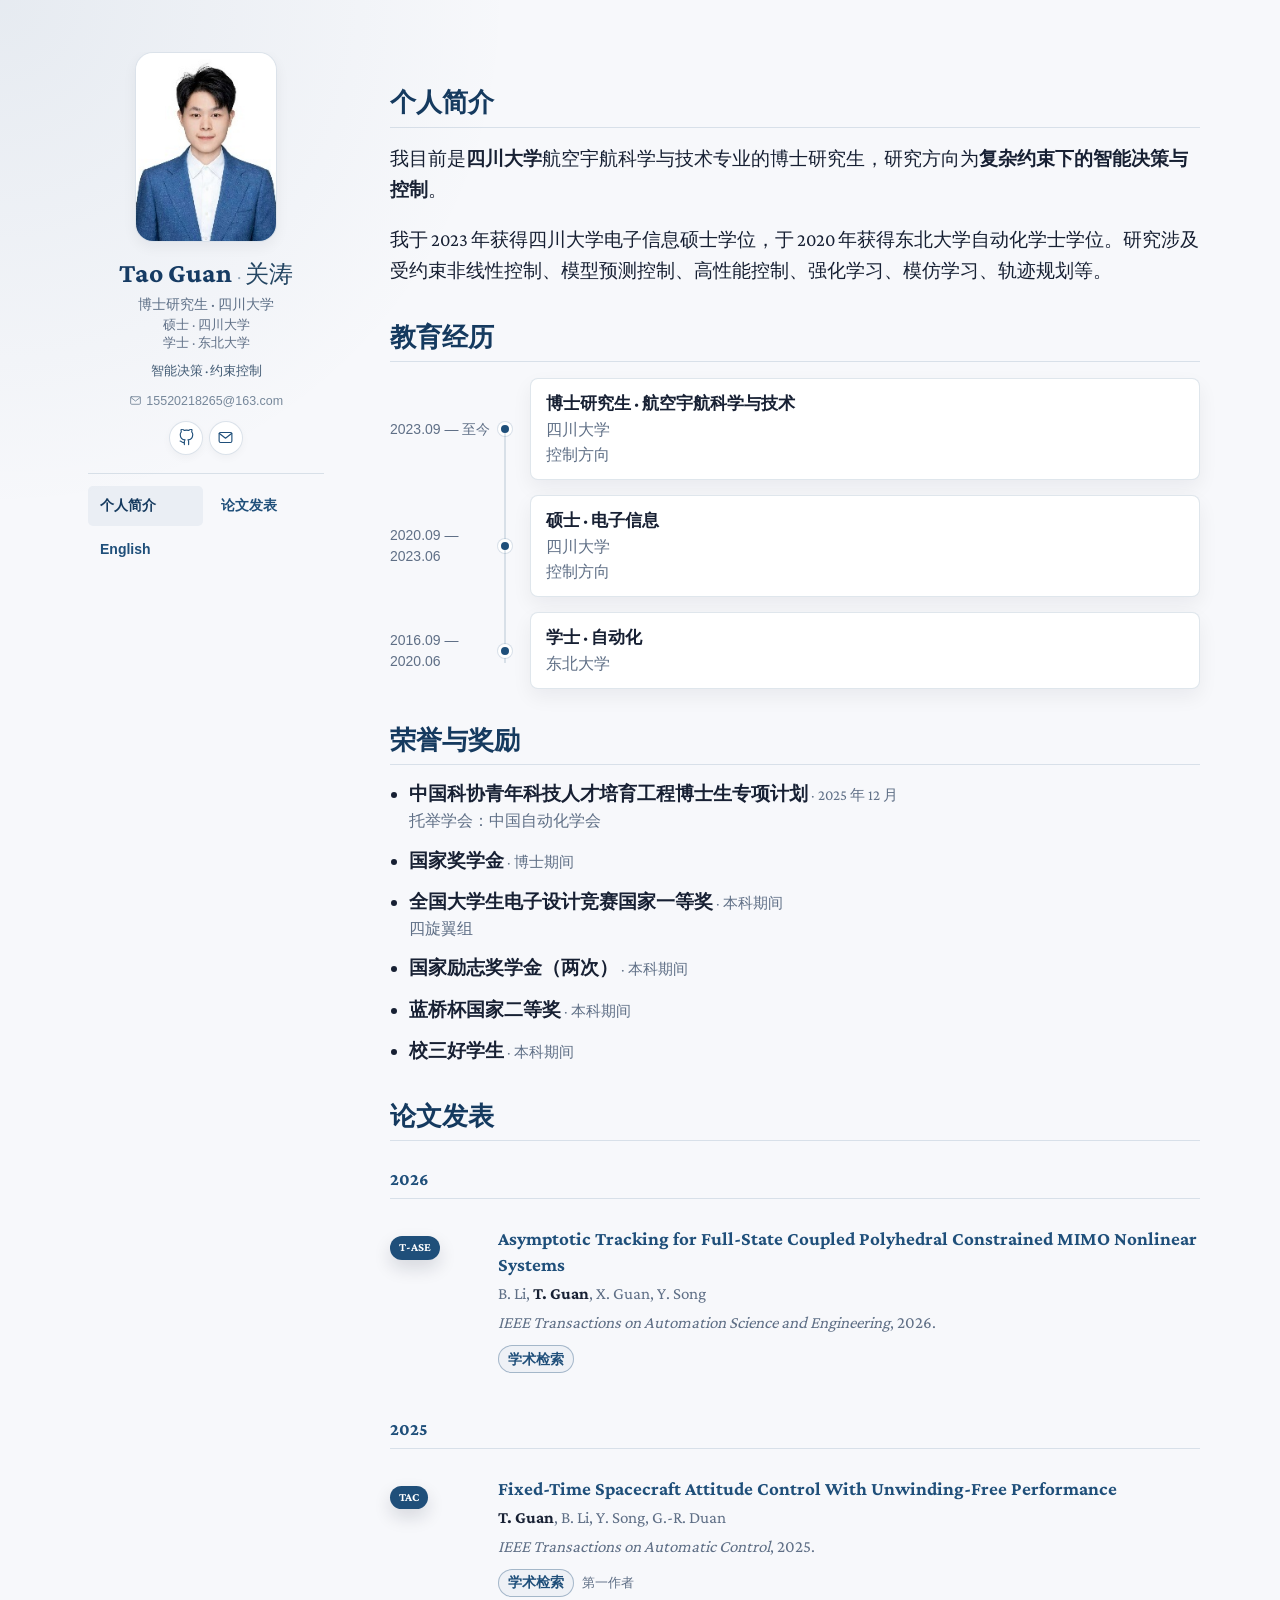
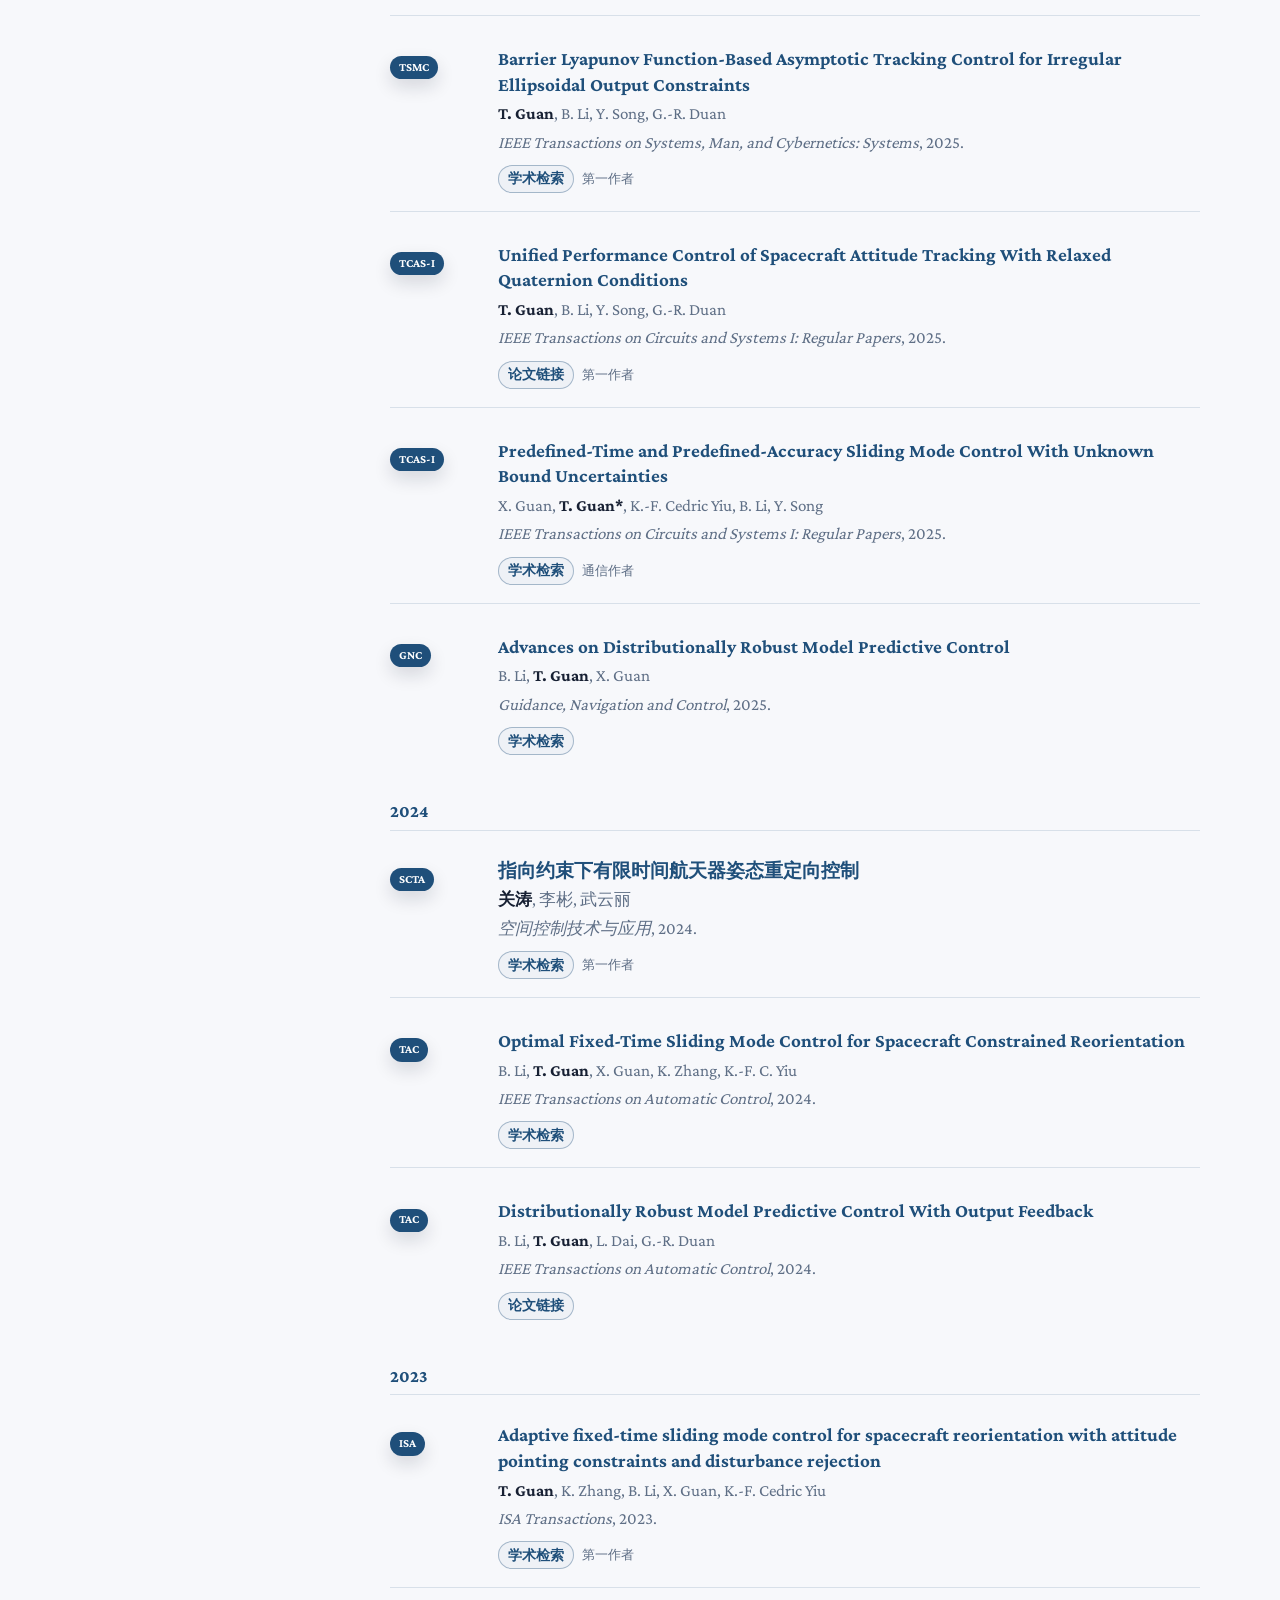
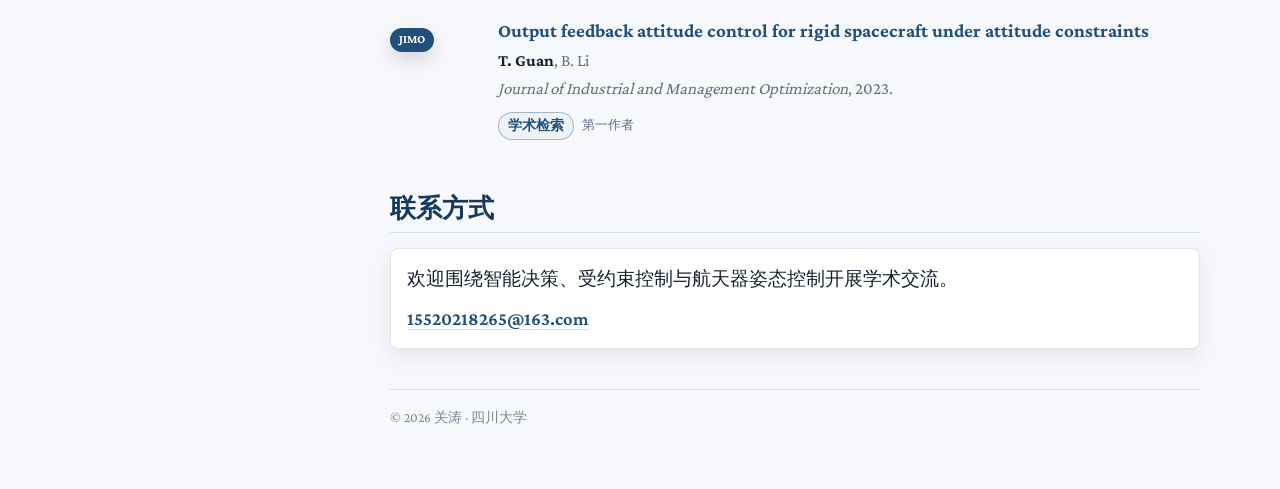
<file: guan-tao-homepage/index.html>
<!doctype html>
<html lang="zh-CN"><head><meta charset="utf-8"><meta name="viewport" content="width=device-width,initial-scale=1"><title>个人简介 | 关涛</title><meta name="description" content="关涛，四川大学博士研究生。研究方向：复杂约束下的智能决策与控制、航天器姿态控制、分布鲁棒模型预测控制。"><meta name="theme-color" content="#f7f8fb"><link rel="icon" href="assets/favicon.svg" type="image/svg+xml"><link rel="stylesheet" href="assets/style.css"><script src="assets/site.js" defer></script><link rel="canonical" href="https://taoguan1998.github.io/"><link rel="alternate" hreflang="zh-CN" href="index.html"><link rel="alternate" hreflang="en" href="en/index.html"><meta property="og:type" content="profile"><meta property="og:title" content="个人简介 | 关涛"><meta property="og:description" content="关涛，四川大学博士研究生。研究方向：复杂约束下的智能决策与控制、航天器姿态控制、分布鲁棒模型预测控制。"><meta property="og:url" content="https://taoguan1998.github.io/"><meta property="og:image" content="https://taoguan1998.github.io/assets/tao-guan.jpg"></head>
<body><a class="skip-link" href="#main">跳转到正文</a><div class="wrapper"><header class="profile-sidebar"><a class="avatar" href="index.html"><img src="assets/tao-guan.jpg" alt="关涛 / Tao Guan" width="227" height="227" fetchpriority="high"></a><h1 class="profile-name"><span class="profile-name-en">Tao Guan</span><span class="profile-name-divider"> · </span><span class="profile-name-zh" lang="zh-CN">关涛</span></h1><p class="profile-position">博士研究生 · 四川大学</p><p class="profile-education">硕士 · 四川大学<br>学士 · 东北大学</p><p class="profile-tagline">智能决策 · 约束控制</p><div class="profile-contact"><a class="profile-email" href="mailto:15520218265@163.com"><svg viewBox="0 0 24 24" fill="none" stroke="currentColor" stroke-width="1.6" stroke-linecap="round" stroke-linejoin="round" aria-hidden="true"><rect x="3" y="5" width="18" height="14" rx="2"/><path d="m3 6 9 7 9-7"/></svg>15520218265@163.com</a><div class="social-icons"><a href="https://github.com/TaoGuan1998" target="_blank" rel="noopener noreferrer" aria-label="GitHub" title="GitHub"><svg viewBox="0 0 24 24" fill="none" stroke="currentColor" stroke-width="1.6" stroke-linecap="round" stroke-linejoin="round" aria-hidden="true"><path d="M9 19c-4 1-4-2-6-2m12 5v-4a3.5 3.5 0 0 0-1-2.7c3.3-.4 6.8-1.6 6.8-7.3a5.7 5.7 0 0 0-1.5-4 5.3 5.3 0 0 0-.1-4S18 0 15 2a13.4 13.4 0 0 0-6 0C6 0 4.8 0 4.8 0a5.3 5.3 0 0 0-.1 4 5.7 5.7 0 0 0-1.5 4c0 5.7 3.5 6.9 6.8 7.3A3.5 3.5 0 0 0 9 18v4"/></svg></a><a href="mailto:15520218265@163.com" aria-label="发送邮件" title="发送邮件"><svg viewBox="0 0 24 24" fill="none" stroke="currentColor" stroke-width="1.6" stroke-linecap="round" stroke-linejoin="round" aria-hidden="true"><rect x="3" y="5" width="18" height="14" rx="2"/><path d="m3 6 9 7 9-7"/></svg></a></div></div><nav class="detail-nav" aria-label="主导航"><a href="index.html" aria-current="page">个人简介</a><a href="publications.html">论文发表</a><a class="language-switch" href="en/index.html" lang="en">English</a></nav></header><main class="site-content" id="main" tabindex="-1"><h2 id="about">个人简介</h2><p>我目前是<strong>四川大学</strong>航空宇航科学与技术专业的博士研究生，研究方向为<strong>复杂约束下的智能决策与控制</strong>。</p><p>我于 2023 年获得四川大学电子信息硕士学位，于 2020 年获得东北大学自动化学士学位。研究涉及受约束非线性控制、模型预测控制、高性能控制、强化学习、模仿学习、轨迹规划等。</p><h2 id="education">教育经历</h2><div class="edu-timeline"><article class="edu-item"><div class="edu-left"><span class="edu-time">2023.09 — 至今</span><span class="edu-dot" aria-hidden="true"></span></div><div class="edu-card"><div><h3 class="edu-degree">博士研究生 · 航空宇航科学与技术</h3><p class="edu-school">四川大学</p><p class="edu-notes">控制方向</p></div></div></article><article class="edu-item"><div class="edu-left"><span class="edu-time">2020.09 — 2023.06</span><span class="edu-dot" aria-hidden="true"></span></div><div class="edu-card"><div><h3 class="edu-degree">硕士 · 电子信息</h3><p class="edu-school">四川大学</p><p class="edu-notes">控制方向</p></div></div></article><article class="edu-item"><div class="edu-left"><span class="edu-time">2016.09 — 2020.06</span><span class="edu-dot" aria-hidden="true"></span></div><div class="edu-card"><div><h3 class="edu-degree">学士 · 自动化</h3><p class="edu-school">东北大学</p></div></div></article></div><h2 id="honors">荣誉与奖励</h2><ul class="honors-list"><li><strong>中国科协青年科技人才培育工程博士生专项计划</strong><span class="honor-date"> · 2025 年 12 月</span><span class="honor-note">托举学会：中国自动化学会</span></li><li><strong>国家奖学金</strong><span class="honor-date"> · 博士期间</span></li><li><strong>全国大学生电子设计竞赛国家一等奖</strong><span class="honor-date"> · 本科期间</span><span class="honor-note">四旋翼组</span></li><li><strong>国家励志奖学金（两次）</strong><span class="honor-date"> · 本科期间</span></li><li><strong>蓝桥杯国家二等奖</strong><span class="honor-date"> · 本科期间</span></li><li><strong>校三好学生</strong><span class="honor-date"> · 本科期间</span></li></ul><h2 id="publications">论文发表</h2><div class="publications"><div class="paper-year-group" data-group-year="2026"><h3 class="year-heading">2026</h3><div class="paper-list"><article class="paper" data-year="2026" data-search="asymptotic tracking for full-state coupled polyhedral constrained mimo nonlinear systems b. li, t. guan, x. guan, y. song ieee transactions on automation science and engineering "><div class="paper-label"><span class="badge">T-ASE</span></div><div class="paper-body"><h4 class="paper-title" lang="en"><a href="https://scholar.google.com/scholar?q=%22Asymptotic%20Tracking%20for%20Full-State%20Coupled%20Polyhedral%20Constrained%20MIMO%20Nonlinear%20Systems%22" target="_blank" rel="noopener noreferrer">Asymptotic Tracking for Full-State Coupled Polyhedral Constrained MIMO Nonlinear Systems</a></h4><p class="authors" lang="en">B. Li, <strong>T. Guan</strong>, X. Guan, Y. Song</p><p class="journal" lang="en"><em>IEEE Transactions on Automation Science and Engineering</em>, 2026.</p><div class="paper-links"><a class="pill-link" href="https://scholar.google.com/scholar?q=%22Asymptotic%20Tracking%20for%20Full-State%20Coupled%20Polyhedral%20Constrained%20MIMO%20Nonlinear%20Systems%22" target="_blank" rel="noopener noreferrer">学术检索</a></div></div></article></div></div><div class="paper-year-group" data-group-year="2025"><h3 class="year-heading">2025</h3><div class="paper-list"><article class="paper" data-year="2025" data-search="fixed-time spacecraft attitude control with unwinding-free performance t. guan, b. li, y. song, g.-r. duan ieee transactions on automatic control "><div class="paper-label"><span class="badge">TAC</span></div><div class="paper-body"><h4 class="paper-title" lang="en"><a href="https://scholar.google.com/scholar?q=%22Fixed-Time%20Spacecraft%20Attitude%20Control%20With%20Unwinding-Free%20Performance%22" target="_blank" rel="noopener noreferrer">Fixed-Time Spacecraft Attitude Control With Unwinding-Free Performance</a></h4><p class="authors" lang="en"><strong>T. Guan</strong>, B. Li, Y. Song, G.-R. Duan</p><p class="journal" lang="en"><em>IEEE Transactions on Automatic Control</em>, 2025.</p><div class="paper-links"><a class="pill-link" href="https://scholar.google.com/scholar?q=%22Fixed-Time%20Spacecraft%20Attitude%20Control%20With%20Unwinding-Free%20Performance%22" target="_blank" rel="noopener noreferrer">学术检索</a><span class="role-label">第一作者</span></div></div></article><article class="paper" data-year="2025" data-search="barrier lyapunov function-based asymptotic tracking control for irregular ellipsoidal output constraints t. guan, b. li, y. song, g.-r. duan ieee transactions on systems, man, and cybernetics: systems "><div class="paper-label"><span class="badge">TSMC</span></div><div class="paper-body"><h4 class="paper-title" lang="en"><a href="https://scholar.google.com/scholar?q=%22Barrier%20Lyapunov%20Function-Based%20Asymptotic%20Tracking%20Control%20for%20Irregular%20Ellipsoidal%20Output%20Constraints%22" target="_blank" rel="noopener noreferrer">Barrier Lyapunov Function-Based Asymptotic Tracking Control for Irregular Ellipsoidal Output Constraints</a></h4><p class="authors" lang="en"><strong>T. Guan</strong>, B. Li, Y. Song, G.-R. Duan</p><p class="journal" lang="en"><em>IEEE Transactions on Systems, Man, and Cybernetics: Systems</em>, 2025.</p><div class="paper-links"><a class="pill-link" href="https://scholar.google.com/scholar?q=%22Barrier%20Lyapunov%20Function-Based%20Asymptotic%20Tracking%20Control%20for%20Irregular%20Ellipsoidal%20Output%20Constraints%22" target="_blank" rel="noopener noreferrer">学术检索</a><span class="role-label">第一作者</span></div></div></article><article class="paper" data-year="2025" data-search="unified performance control of spacecraft attitude tracking with relaxed quaternion conditions t. guan, b. li, y. song, g.-r. duan ieee transactions on circuits and systems i: regular papers "><div class="paper-label"><span class="badge">TCAS-I</span></div><div class="paper-body"><h4 class="paper-title" lang="en"><a href="https://doi.org/10.1109/TCSI.2024.3484515" target="_blank" rel="noopener noreferrer">Unified Performance Control of Spacecraft Attitude Tracking With Relaxed Quaternion Conditions</a></h4><p class="authors" lang="en"><strong>T. Guan</strong>, B. Li, Y. Song, G.-R. Duan</p><p class="journal" lang="en"><em>IEEE Transactions on Circuits and Systems I: Regular Papers</em>, 2025.</p><div class="paper-links"><a class="pill-link" href="https://doi.org/10.1109/TCSI.2024.3484515" target="_blank" rel="noopener noreferrer">论文链接</a><span class="role-label">第一作者</span></div></div></article><article class="paper" data-year="2025" data-search="predefined-time and predefined-accuracy sliding mode control with unknown bound uncertainties x. guan, t. guan*, k.-f. cedric yiu, b. li, y. song ieee transactions on circuits and systems i: regular papers "><div class="paper-label"><span class="badge">TCAS-I</span></div><div class="paper-body"><h4 class="paper-title" lang="en"><a href="https://scholar.google.com/scholar?q=%22Predefined-Time%20and%20Predefined-Accuracy%20Sliding%20Mode%20Control%20With%20Unknown%20Bound%20Uncertainties%22" target="_blank" rel="noopener noreferrer">Predefined-Time and Predefined-Accuracy Sliding Mode Control With Unknown Bound Uncertainties</a></h4><p class="authors" lang="en">X. Guan, <strong>T. Guan*</strong>, K.-F. Cedric Yiu, B. Li, Y. Song</p><p class="journal" lang="en"><em>IEEE Transactions on Circuits and Systems I: Regular Papers</em>, 2025.</p><div class="paper-links"><a class="pill-link" href="https://scholar.google.com/scholar?q=%22Predefined-Time%20and%20Predefined-Accuracy%20Sliding%20Mode%20Control%20With%20Unknown%20Bound%20Uncertainties%22" target="_blank" rel="noopener noreferrer">学术检索</a><span class="role-label">通信作者</span></div></div></article><article class="paper" data-year="2025" data-search="advances on distributionally robust model predictive control b. li, t. guan, x. guan guidance, navigation and control "><div class="paper-label"><span class="badge">GNC</span></div><div class="paper-body"><h4 class="paper-title" lang="en"><a href="https://scholar.google.com/scholar?q=%22Advances%20on%20Distributionally%20Robust%20Model%20Predictive%20Control%22" target="_blank" rel="noopener noreferrer">Advances on Distributionally Robust Model Predictive Control</a></h4><p class="authors" lang="en">B. Li, <strong>T. Guan</strong>, X. Guan</p><p class="journal" lang="en"><em>Guidance, Navigation and Control</em>, 2025.</p><div class="paper-links"><a class="pill-link" href="https://scholar.google.com/scholar?q=%22Advances%20on%20Distributionally%20Robust%20Model%20Predictive%20Control%22" target="_blank" rel="noopener noreferrer">学术检索</a></div></div></article></div></div><div class="paper-year-group" data-group-year="2024"><h3 class="year-heading">2024</h3><div class="paper-list"><article class="paper" data-year="2024" data-search="指向约束下有限时间航天器姿态重定向控制 关涛, 李彬, 武云丽 空间控制技术与应用 finite-time spacecraft attitude reorientation control under pointing constraints"><div class="paper-label"><span class="badge">SCTA</span></div><div class="paper-body"><h4 class="paper-title" lang="zh-CN"><a href="https://scholar.google.com/scholar?q=%22%E6%8C%87%E5%90%91%E7%BA%A6%E6%9D%9F%E4%B8%8B%E6%9C%89%E9%99%90%E6%97%B6%E9%97%B4%E8%88%AA%E5%A4%A9%E5%99%A8%E5%A7%BF%E6%80%81%E9%87%8D%E5%AE%9A%E5%90%91%E6%8E%A7%E5%88%B6%22" target="_blank" rel="noopener noreferrer">指向约束下有限时间航天器姿态重定向控制</a></h4><p class="authors" lang="zh-CN"><strong>关涛</strong>, 李彬, 武云丽</p><p class="journal" lang="zh-CN"><em>空间控制技术与应用</em>, 2024.</p><div class="paper-links"><a class="pill-link" href="https://scholar.google.com/scholar?q=%22%E6%8C%87%E5%90%91%E7%BA%A6%E6%9D%9F%E4%B8%8B%E6%9C%89%E9%99%90%E6%97%B6%E9%97%B4%E8%88%AA%E5%A4%A9%E5%99%A8%E5%A7%BF%E6%80%81%E9%87%8D%E5%AE%9A%E5%90%91%E6%8E%A7%E5%88%B6%22" target="_blank" rel="noopener noreferrer">学术检索</a><span class="role-label">第一作者</span></div></div></article><article class="paper" data-year="2024" data-search="optimal fixed-time sliding mode control for spacecraft constrained reorientation b. li, t. guan, x. guan, k. zhang, k.-f. c. yiu ieee transactions on automatic control "><div class="paper-label"><span class="badge">TAC</span></div><div class="paper-body"><h4 class="paper-title" lang="en"><a href="https://scholar.google.com/scholar?q=%22Optimal%20Fixed-Time%20Sliding%20Mode%20Control%20for%20Spacecraft%20Constrained%20Reorientation%22" target="_blank" rel="noopener noreferrer">Optimal Fixed-Time Sliding Mode Control for Spacecraft Constrained Reorientation</a></h4><p class="authors" lang="en">B. Li, <strong>T. Guan</strong>, X. Guan, K. Zhang, K.-F. C. Yiu</p><p class="journal" lang="en"><em>IEEE Transactions on Automatic Control</em>, 2024.</p><div class="paper-links"><a class="pill-link" href="https://scholar.google.com/scholar?q=%22Optimal%20Fixed-Time%20Sliding%20Mode%20Control%20for%20Spacecraft%20Constrained%20Reorientation%22" target="_blank" rel="noopener noreferrer">学术检索</a></div></div></article><article class="paper" data-year="2024" data-search="distributionally robust model predictive control with output feedback b. li, t. guan, l. dai, g.-r. duan ieee transactions on automatic control "><div class="paper-label"><span class="badge">TAC</span></div><div class="paper-body"><h4 class="paper-title" lang="en"><a href="https://doi.org/10.1109/TAC.2023.3321375" target="_blank" rel="noopener noreferrer">Distributionally Robust Model Predictive Control With Output Feedback</a></h4><p class="authors" lang="en">B. Li, <strong>T. Guan</strong>, L. Dai, G.-R. Duan</p><p class="journal" lang="en"><em>IEEE Transactions on Automatic Control</em>, 2024.</p><div class="paper-links"><a class="pill-link" href="https://doi.org/10.1109/TAC.2023.3321375" target="_blank" rel="noopener noreferrer">论文链接</a></div></div></article></div></div><div class="paper-year-group" data-group-year="2023"><h3 class="year-heading">2023</h3><div class="paper-list"><article class="paper" data-year="2023" data-search="adaptive fixed-time sliding mode control for spacecraft reorientation with attitude pointing constraints and disturbance rejection t. guan, k. zhang, b. li, x. guan, k.-f. cedric yiu isa transactions "><div class="paper-label"><span class="badge">ISA</span></div><div class="paper-body"><h4 class="paper-title" lang="en"><a href="https://scholar.google.com/scholar?q=%22Adaptive%20fixed-time%20sliding%20mode%20control%20for%20spacecraft%20reorientation%20with%20attitude%20pointing%20constraints%20and%20disturbance%20rejection%22" target="_blank" rel="noopener noreferrer">Adaptive fixed-time sliding mode control for spacecraft reorientation with attitude pointing constraints and disturbance rejection</a></h4><p class="authors" lang="en"><strong>T. Guan</strong>, K. Zhang, B. Li, X. Guan, K.-F. Cedric Yiu</p><p class="journal" lang="en"><em>ISA Transactions</em>, 2023.</p><div class="paper-links"><a class="pill-link" href="https://scholar.google.com/scholar?q=%22Adaptive%20fixed-time%20sliding%20mode%20control%20for%20spacecraft%20reorientation%20with%20attitude%20pointing%20constraints%20and%20disturbance%20rejection%22" target="_blank" rel="noopener noreferrer">学术检索</a><span class="role-label">第一作者</span></div></div></article><article class="paper" data-year="2023" data-search="output feedback attitude control for rigid spacecraft under attitude constraints t. guan, b. li journal of industrial and management optimization "><div class="paper-label"><span class="badge">JIMO</span></div><div class="paper-body"><h4 class="paper-title" lang="en"><a href="https://scholar.google.com/scholar?q=%22Output%20feedback%20attitude%20control%20for%20rigid%20spacecraft%20under%20attitude%20constraints%22" target="_blank" rel="noopener noreferrer">Output feedback attitude control for rigid spacecraft under attitude constraints</a></h4><p class="authors" lang="en"><strong>T. Guan</strong>, B. Li</p><p class="journal" lang="en"><em>Journal of Industrial and Management Optimization</em>, 2023.</p><div class="paper-links"><a class="pill-link" href="https://scholar.google.com/scholar?q=%22Output%20feedback%20attitude%20control%20for%20rigid%20spacecraft%20under%20attitude%20constraints%22" target="_blank" rel="noopener noreferrer">学术检索</a><span class="role-label">第一作者</span></div></div></article></div></div></div><h2 id="contact">联系方式</h2><div class="contact-card"><p>欢迎围绕智能决策、受约束控制与航天器姿态控制开展学术交流。</p><a href="mailto:15520218265@163.com">15520218265@163.com</a></div><footer class="site-footer"><p>© 2026 关涛 · 四川大学</p></footer></main></div></body></html>
</file>
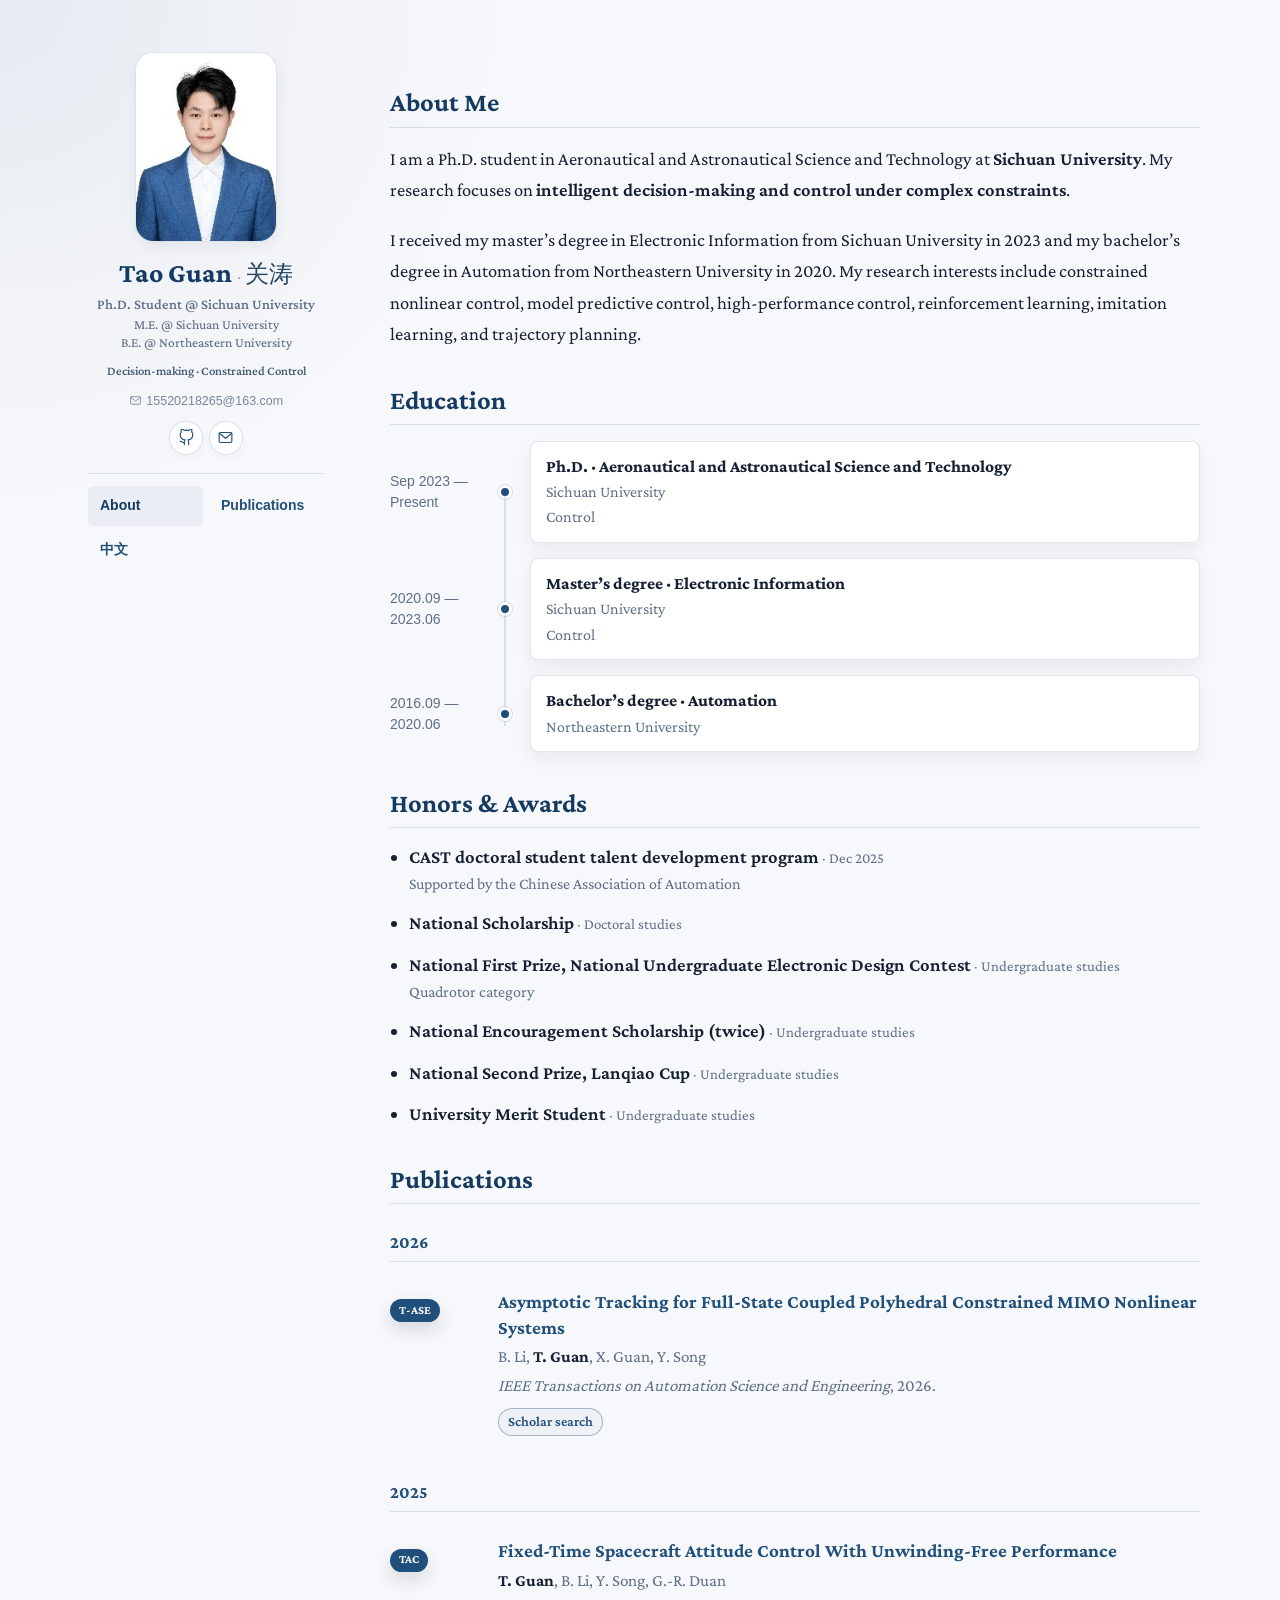
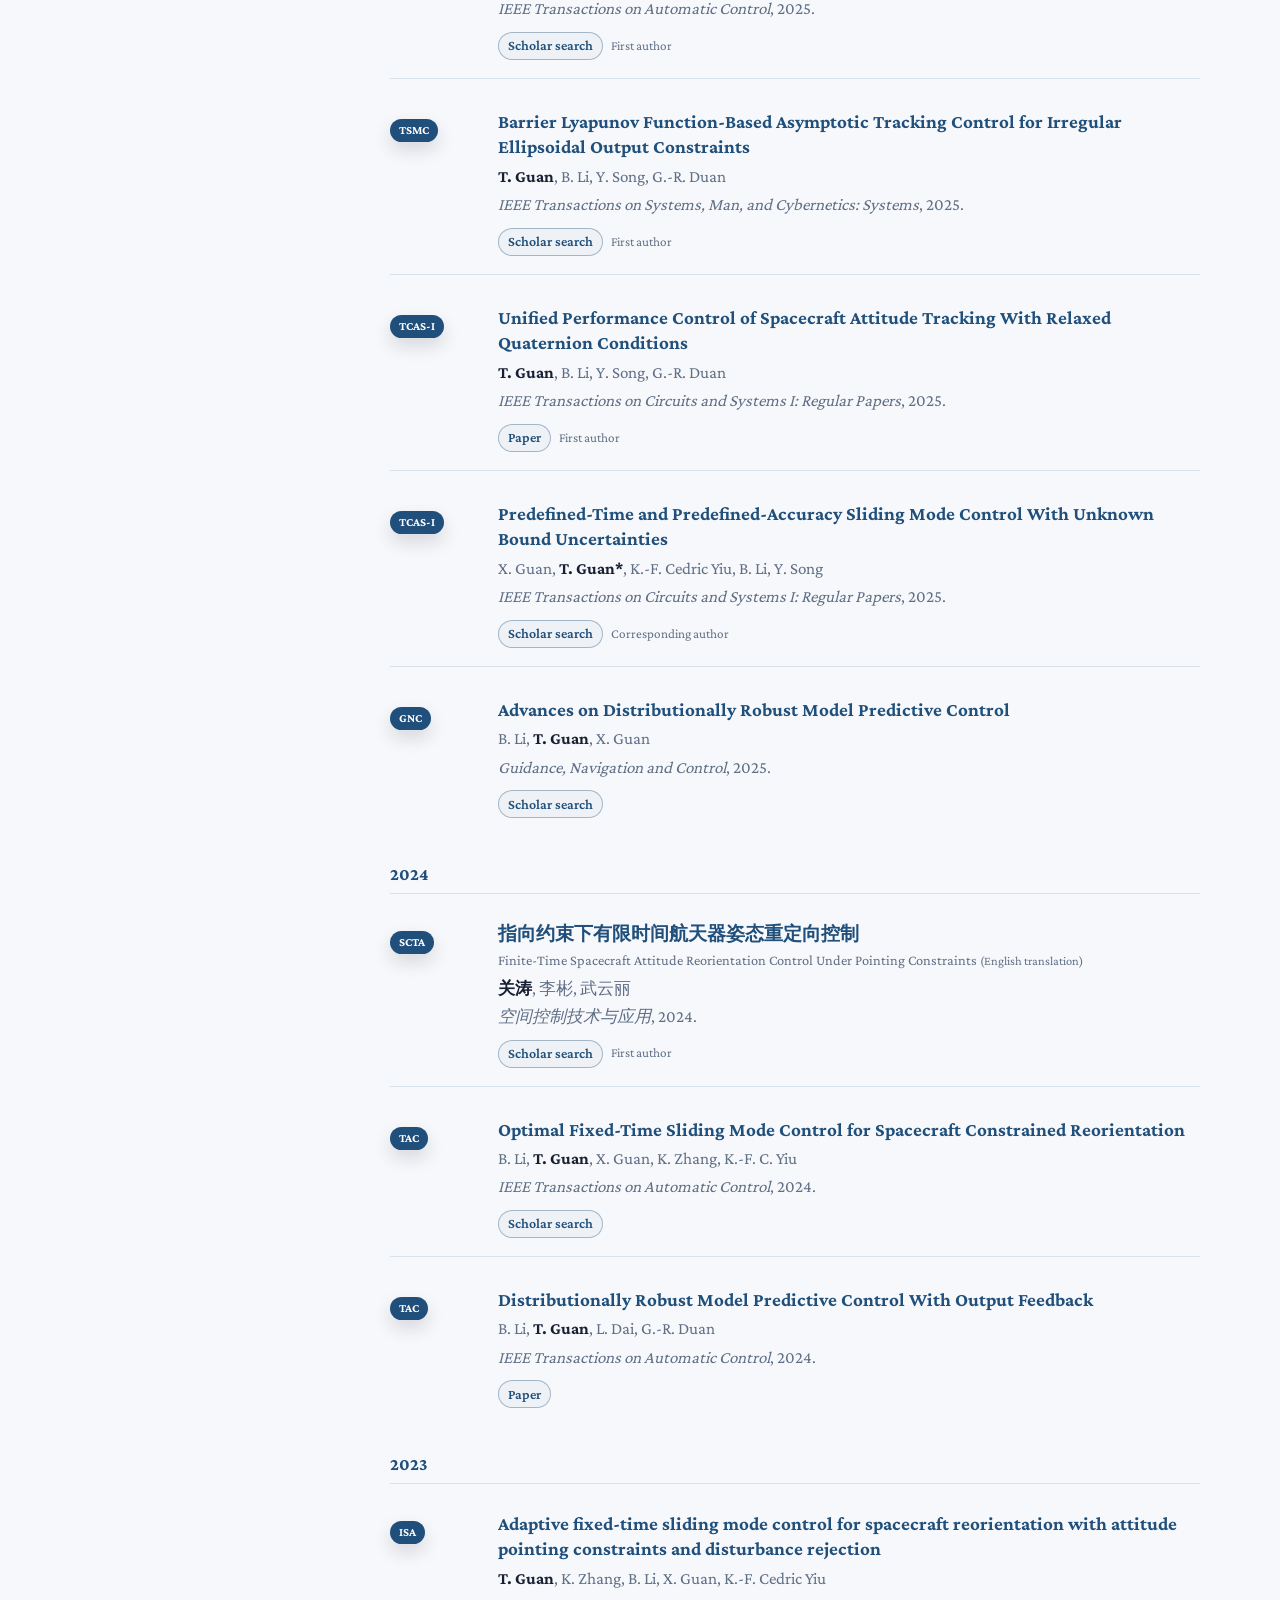
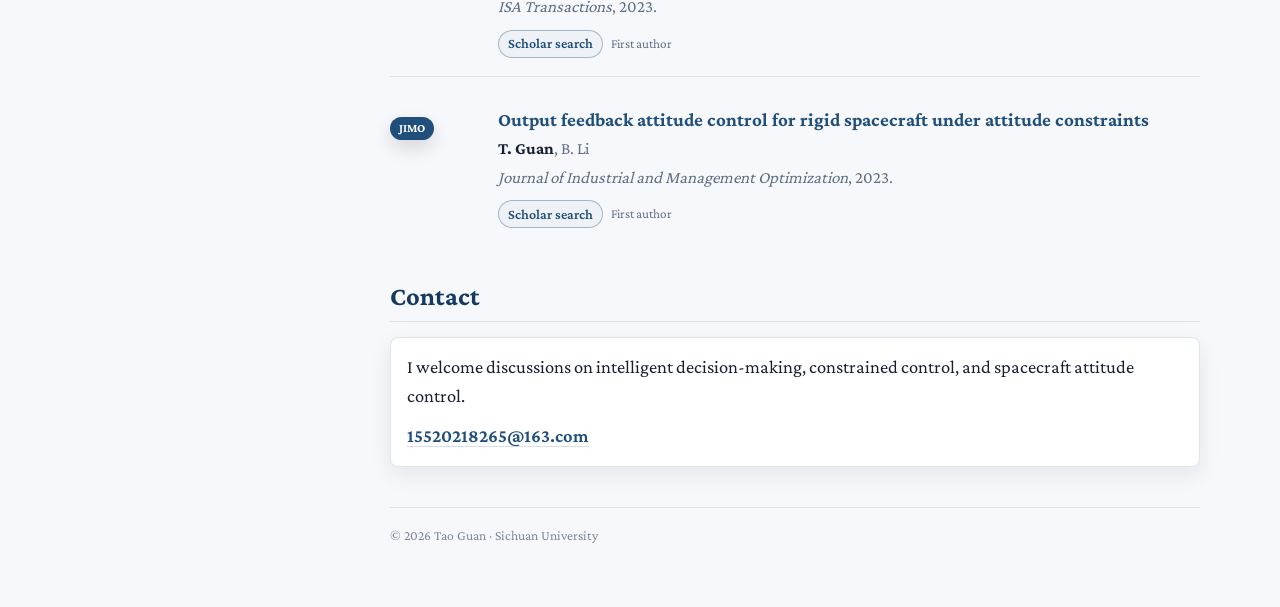
<file: guan-tao-homepage/en/index.html>
<!doctype html>
<html lang="en"><head><meta charset="utf-8"><meta name="viewport" content="width=device-width,initial-scale=1"><title>About Me | Tao Guan</title><meta name="description" content="Tao Guan, Ph.D. student at Sichuan University. Research: intelligent decision-making and control under complex constraints, spacecraft attitude control, and distributionally robust MPC."><meta name="theme-color" content="#f7f8fb"><link rel="icon" href="../assets/favicon.svg" type="image/svg+xml"><link rel="stylesheet" href="../assets/style.css"><script src="../assets/site.js" defer></script><link rel="canonical" href="https://taoguan1998.github.io/en/"><link rel="alternate" hreflang="zh-CN" href="../index.html"><link rel="alternate" hreflang="en" href="../en/index.html"><meta property="og:type" content="profile"><meta property="og:title" content="About Me | Tao Guan"><meta property="og:description" content="Tao Guan, Ph.D. student at Sichuan University. Research: intelligent decision-making and control under complex constraints, spacecraft attitude control, and distributionally robust MPC."><meta property="og:url" content="https://taoguan1998.github.io/en/"><meta property="og:image" content="https://taoguan1998.github.io/assets/tao-guan.jpg"></head>
<body><a class="skip-link" href="#main">Skip to content</a><div class="wrapper"><header class="profile-sidebar"><a class="avatar" href="index.html"><img src="../assets/tao-guan.jpg" alt="关涛 / Tao Guan" width="227" height="227" fetchpriority="high"></a><h1 class="profile-name"><span class="profile-name-en">Tao Guan</span><span class="profile-name-divider"> · </span><span class="profile-name-zh" lang="zh-CN">关涛</span></h1><p class="profile-position">Ph.D. Student @ Sichuan University</p><p class="profile-education">M.E. @ Sichuan University<br>B.E. @ Northeastern University</p><p class="profile-tagline">Decision-making · Constrained Control</p><div class="profile-contact"><a class="profile-email" href="mailto:15520218265@163.com"><svg viewBox="0 0 24 24" fill="none" stroke="currentColor" stroke-width="1.6" stroke-linecap="round" stroke-linejoin="round" aria-hidden="true"><rect x="3" y="5" width="18" height="14" rx="2"/><path d="m3 6 9 7 9-7"/></svg>15520218265@163.com</a><div class="social-icons"><a href="https://github.com/TaoGuan1998" target="_blank" rel="noopener noreferrer" aria-label="GitHub" title="GitHub"><svg viewBox="0 0 24 24" fill="none" stroke="currentColor" stroke-width="1.6" stroke-linecap="round" stroke-linejoin="round" aria-hidden="true"><path d="M9 19c-4 1-4-2-6-2m12 5v-4a3.5 3.5 0 0 0-1-2.7c3.3-.4 6.8-1.6 6.8-7.3a5.7 5.7 0 0 0-1.5-4 5.3 5.3 0 0 0-.1-4S18 0 15 2a13.4 13.4 0 0 0-6 0C6 0 4.8 0 4.8 0a5.3 5.3 0 0 0-.1 4 5.7 5.7 0 0 0-1.5 4c0 5.7 3.5 6.9 6.8 7.3A3.5 3.5 0 0 0 9 18v4"/></svg></a><a href="mailto:15520218265@163.com" aria-label="Email" title="Email"><svg viewBox="0 0 24 24" fill="none" stroke="currentColor" stroke-width="1.6" stroke-linecap="round" stroke-linejoin="round" aria-hidden="true"><rect x="3" y="5" width="18" height="14" rx="2"/><path d="m3 6 9 7 9-7"/></svg></a></div></div><nav class="detail-nav" aria-label="Main navigation"><a href="index.html" aria-current="page">About</a><a href="publications.html">Publications</a><a class="language-switch" href="../index.html" lang="zh-CN">中文</a></nav></header><main class="site-content" id="main" tabindex="-1"><h2 id="about">About Me</h2><p>I am a Ph.D. student in Aeronautical and Astronautical Science and Technology at <strong>Sichuan University</strong>. My research focuses on <strong>intelligent decision-making and control under complex constraints</strong>.</p><p>I received my master’s degree in Electronic Information from Sichuan University in 2023 and my bachelor’s degree in Automation from Northeastern University in 2020. My research interests include constrained nonlinear control, model predictive control, high-performance control, reinforcement learning, imitation learning, and trajectory planning.</p><h2 id="education">Education</h2><div class="edu-timeline"><article class="edu-item"><div class="edu-left"><span class="edu-time">Sep 2023 — Present</span><span class="edu-dot" aria-hidden="true"></span></div><div class="edu-card"><div><h3 class="edu-degree">Ph.D. · Aeronautical and Astronautical Science and Technology</h3><p class="edu-school">Sichuan University</p><p class="edu-notes">Control</p></div></div></article><article class="edu-item"><div class="edu-left"><span class="edu-time">2020.09 — 2023.06</span><span class="edu-dot" aria-hidden="true"></span></div><div class="edu-card"><div><h3 class="edu-degree">Master’s degree · Electronic Information</h3><p class="edu-school">Sichuan University</p><p class="edu-notes">Control</p></div></div></article><article class="edu-item"><div class="edu-left"><span class="edu-time">2016.09 — 2020.06</span><span class="edu-dot" aria-hidden="true"></span></div><div class="edu-card"><div><h3 class="edu-degree">Bachelor’s degree · Automation</h3><p class="edu-school">Northeastern University</p></div></div></article></div><h2 id="honors">Honors & Awards</h2><ul class="honors-list"><li><strong>CAST doctoral student talent development program</strong><span class="honor-date"> · Dec 2025</span><span class="honor-note">Supported by the Chinese Association of Automation</span></li><li><strong>National Scholarship</strong><span class="honor-date"> · Doctoral studies</span></li><li><strong>National First Prize, National Undergraduate Electronic Design Contest</strong><span class="honor-date"> · Undergraduate studies</span><span class="honor-note">Quadrotor category</span></li><li><strong>National Encouragement Scholarship (twice)</strong><span class="honor-date"> · Undergraduate studies</span></li><li><strong>National Second Prize, Lanqiao Cup</strong><span class="honor-date"> · Undergraduate studies</span></li><li><strong>University Merit Student</strong><span class="honor-date"> · Undergraduate studies</span></li></ul><h2 id="publications">Publications</h2><div class="publications"><div class="paper-year-group" data-group-year="2026"><h3 class="year-heading">2026</h3><div class="paper-list"><article class="paper" data-year="2026" data-search="asymptotic tracking for full-state coupled polyhedral constrained mimo nonlinear systems b. li, t. guan, x. guan, y. song ieee transactions on automation science and engineering "><div class="paper-label"><span class="badge">T-ASE</span></div><div class="paper-body"><h4 class="paper-title" lang="en"><a href="https://scholar.google.com/scholar?q=%22Asymptotic%20Tracking%20for%20Full-State%20Coupled%20Polyhedral%20Constrained%20MIMO%20Nonlinear%20Systems%22" target="_blank" rel="noopener noreferrer">Asymptotic Tracking for Full-State Coupled Polyhedral Constrained MIMO Nonlinear Systems</a></h4><p class="authors" lang="en">B. Li, <strong>T. Guan</strong>, X. Guan, Y. Song</p><p class="journal" lang="en"><em>IEEE Transactions on Automation Science and Engineering</em>, 2026.</p><div class="paper-links"><a class="pill-link" href="https://scholar.google.com/scholar?q=%22Asymptotic%20Tracking%20for%20Full-State%20Coupled%20Polyhedral%20Constrained%20MIMO%20Nonlinear%20Systems%22" target="_blank" rel="noopener noreferrer">Scholar search</a></div></div></article></div></div><div class="paper-year-group" data-group-year="2025"><h3 class="year-heading">2025</h3><div class="paper-list"><article class="paper" data-year="2025" data-search="fixed-time spacecraft attitude control with unwinding-free performance t. guan, b. li, y. song, g.-r. duan ieee transactions on automatic control "><div class="paper-label"><span class="badge">TAC</span></div><div class="paper-body"><h4 class="paper-title" lang="en"><a href="https://scholar.google.com/scholar?q=%22Fixed-Time%20Spacecraft%20Attitude%20Control%20With%20Unwinding-Free%20Performance%22" target="_blank" rel="noopener noreferrer">Fixed-Time Spacecraft Attitude Control With Unwinding-Free Performance</a></h4><p class="authors" lang="en"><strong>T. Guan</strong>, B. Li, Y. Song, G.-R. Duan</p><p class="journal" lang="en"><em>IEEE Transactions on Automatic Control</em>, 2025.</p><div class="paper-links"><a class="pill-link" href="https://scholar.google.com/scholar?q=%22Fixed-Time%20Spacecraft%20Attitude%20Control%20With%20Unwinding-Free%20Performance%22" target="_blank" rel="noopener noreferrer">Scholar search</a><span class="role-label">First author</span></div></div></article><article class="paper" data-year="2025" data-search="barrier lyapunov function-based asymptotic tracking control for irregular ellipsoidal output constraints t. guan, b. li, y. song, g.-r. duan ieee transactions on systems, man, and cybernetics: systems "><div class="paper-label"><span class="badge">TSMC</span></div><div class="paper-body"><h4 class="paper-title" lang="en"><a href="https://scholar.google.com/scholar?q=%22Barrier%20Lyapunov%20Function-Based%20Asymptotic%20Tracking%20Control%20for%20Irregular%20Ellipsoidal%20Output%20Constraints%22" target="_blank" rel="noopener noreferrer">Barrier Lyapunov Function-Based Asymptotic Tracking Control for Irregular Ellipsoidal Output Constraints</a></h4><p class="authors" lang="en"><strong>T. Guan</strong>, B. Li, Y. Song, G.-R. Duan</p><p class="journal" lang="en"><em>IEEE Transactions on Systems, Man, and Cybernetics: Systems</em>, 2025.</p><div class="paper-links"><a class="pill-link" href="https://scholar.google.com/scholar?q=%22Barrier%20Lyapunov%20Function-Based%20Asymptotic%20Tracking%20Control%20for%20Irregular%20Ellipsoidal%20Output%20Constraints%22" target="_blank" rel="noopener noreferrer">Scholar search</a><span class="role-label">First author</span></div></div></article><article class="paper" data-year="2025" data-search="unified performance control of spacecraft attitude tracking with relaxed quaternion conditions t. guan, b. li, y. song, g.-r. duan ieee transactions on circuits and systems i: regular papers "><div class="paper-label"><span class="badge">TCAS-I</span></div><div class="paper-body"><h4 class="paper-title" lang="en"><a href="https://doi.org/10.1109/TCSI.2024.3484515" target="_blank" rel="noopener noreferrer">Unified Performance Control of Spacecraft Attitude Tracking With Relaxed Quaternion Conditions</a></h4><p class="authors" lang="en"><strong>T. Guan</strong>, B. Li, Y. Song, G.-R. Duan</p><p class="journal" lang="en"><em>IEEE Transactions on Circuits and Systems I: Regular Papers</em>, 2025.</p><div class="paper-links"><a class="pill-link" href="https://doi.org/10.1109/TCSI.2024.3484515" target="_blank" rel="noopener noreferrer">Paper</a><span class="role-label">First author</span></div></div></article><article class="paper" data-year="2025" data-search="predefined-time and predefined-accuracy sliding mode control with unknown bound uncertainties x. guan, t. guan*, k.-f. cedric yiu, b. li, y. song ieee transactions on circuits and systems i: regular papers "><div class="paper-label"><span class="badge">TCAS-I</span></div><div class="paper-body"><h4 class="paper-title" lang="en"><a href="https://scholar.google.com/scholar?q=%22Predefined-Time%20and%20Predefined-Accuracy%20Sliding%20Mode%20Control%20With%20Unknown%20Bound%20Uncertainties%22" target="_blank" rel="noopener noreferrer">Predefined-Time and Predefined-Accuracy Sliding Mode Control With Unknown Bound Uncertainties</a></h4><p class="authors" lang="en">X. Guan, <strong>T. Guan*</strong>, K.-F. Cedric Yiu, B. Li, Y. Song</p><p class="journal" lang="en"><em>IEEE Transactions on Circuits and Systems I: Regular Papers</em>, 2025.</p><div class="paper-links"><a class="pill-link" href="https://scholar.google.com/scholar?q=%22Predefined-Time%20and%20Predefined-Accuracy%20Sliding%20Mode%20Control%20With%20Unknown%20Bound%20Uncertainties%22" target="_blank" rel="noopener noreferrer">Scholar search</a><span class="role-label">Corresponding author</span></div></div></article><article class="paper" data-year="2025" data-search="advances on distributionally robust model predictive control b. li, t. guan, x. guan guidance, navigation and control "><div class="paper-label"><span class="badge">GNC</span></div><div class="paper-body"><h4 class="paper-title" lang="en"><a href="https://scholar.google.com/scholar?q=%22Advances%20on%20Distributionally%20Robust%20Model%20Predictive%20Control%22" target="_blank" rel="noopener noreferrer">Advances on Distributionally Robust Model Predictive Control</a></h4><p class="authors" lang="en">B. Li, <strong>T. Guan</strong>, X. Guan</p><p class="journal" lang="en"><em>Guidance, Navigation and Control</em>, 2025.</p><div class="paper-links"><a class="pill-link" href="https://scholar.google.com/scholar?q=%22Advances%20on%20Distributionally%20Robust%20Model%20Predictive%20Control%22" target="_blank" rel="noopener noreferrer">Scholar search</a></div></div></article></div></div><div class="paper-year-group" data-group-year="2024"><h3 class="year-heading">2024</h3><div class="paper-list"><article class="paper" data-year="2024" data-search="指向约束下有限时间航天器姿态重定向控制 关涛, 李彬, 武云丽 空间控制技术与应用 finite-time spacecraft attitude reorientation control under pointing constraints"><div class="paper-label"><span class="badge">SCTA</span></div><div class="paper-body"><h4 class="paper-title" lang="zh-CN"><a href="https://scholar.google.com/scholar?q=%22%E6%8C%87%E5%90%91%E7%BA%A6%E6%9D%9F%E4%B8%8B%E6%9C%89%E9%99%90%E6%97%B6%E9%97%B4%E8%88%AA%E5%A4%A9%E5%99%A8%E5%A7%BF%E6%80%81%E9%87%8D%E5%AE%9A%E5%90%91%E6%8E%A7%E5%88%B6%22" target="_blank" rel="noopener noreferrer">指向约束下有限时间航天器姿态重定向控制</a></h4><p class="translation">Finite-Time Spacecraft Attitude Reorientation Control Under Pointing Constraints <span>(English translation)</span></p><p class="authors" lang="zh-CN"><strong>关涛</strong>, 李彬, 武云丽</p><p class="journal" lang="zh-CN"><em>空间控制技术与应用</em>, 2024.</p><div class="paper-links"><a class="pill-link" href="https://scholar.google.com/scholar?q=%22%E6%8C%87%E5%90%91%E7%BA%A6%E6%9D%9F%E4%B8%8B%E6%9C%89%E9%99%90%E6%97%B6%E9%97%B4%E8%88%AA%E5%A4%A9%E5%99%A8%E5%A7%BF%E6%80%81%E9%87%8D%E5%AE%9A%E5%90%91%E6%8E%A7%E5%88%B6%22" target="_blank" rel="noopener noreferrer">Scholar search</a><span class="role-label">First author</span></div></div></article><article class="paper" data-year="2024" data-search="optimal fixed-time sliding mode control for spacecraft constrained reorientation b. li, t. guan, x. guan, k. zhang, k.-f. c. yiu ieee transactions on automatic control "><div class="paper-label"><span class="badge">TAC</span></div><div class="paper-body"><h4 class="paper-title" lang="en"><a href="https://scholar.google.com/scholar?q=%22Optimal%20Fixed-Time%20Sliding%20Mode%20Control%20for%20Spacecraft%20Constrained%20Reorientation%22" target="_blank" rel="noopener noreferrer">Optimal Fixed-Time Sliding Mode Control for Spacecraft Constrained Reorientation</a></h4><p class="authors" lang="en">B. Li, <strong>T. Guan</strong>, X. Guan, K. Zhang, K.-F. C. Yiu</p><p class="journal" lang="en"><em>IEEE Transactions on Automatic Control</em>, 2024.</p><div class="paper-links"><a class="pill-link" href="https://scholar.google.com/scholar?q=%22Optimal%20Fixed-Time%20Sliding%20Mode%20Control%20for%20Spacecraft%20Constrained%20Reorientation%22" target="_blank" rel="noopener noreferrer">Scholar search</a></div></div></article><article class="paper" data-year="2024" data-search="distributionally robust model predictive control with output feedback b. li, t. guan, l. dai, g.-r. duan ieee transactions on automatic control "><div class="paper-label"><span class="badge">TAC</span></div><div class="paper-body"><h4 class="paper-title" lang="en"><a href="https://doi.org/10.1109/TAC.2023.3321375" target="_blank" rel="noopener noreferrer">Distributionally Robust Model Predictive Control With Output Feedback</a></h4><p class="authors" lang="en">B. Li, <strong>T. Guan</strong>, L. Dai, G.-R. Duan</p><p class="journal" lang="en"><em>IEEE Transactions on Automatic Control</em>, 2024.</p><div class="paper-links"><a class="pill-link" href="https://doi.org/10.1109/TAC.2023.3321375" target="_blank" rel="noopener noreferrer">Paper</a></div></div></article></div></div><div class="paper-year-group" data-group-year="2023"><h3 class="year-heading">2023</h3><div class="paper-list"><article class="paper" data-year="2023" data-search="adaptive fixed-time sliding mode control for spacecraft reorientation with attitude pointing constraints and disturbance rejection t. guan, k. zhang, b. li, x. guan, k.-f. cedric yiu isa transactions "><div class="paper-label"><span class="badge">ISA</span></div><div class="paper-body"><h4 class="paper-title" lang="en"><a href="https://scholar.google.com/scholar?q=%22Adaptive%20fixed-time%20sliding%20mode%20control%20for%20spacecraft%20reorientation%20with%20attitude%20pointing%20constraints%20and%20disturbance%20rejection%22" target="_blank" rel="noopener noreferrer">Adaptive fixed-time sliding mode control for spacecraft reorientation with attitude pointing constraints and disturbance rejection</a></h4><p class="authors" lang="en"><strong>T. Guan</strong>, K. Zhang, B. Li, X. Guan, K.-F. Cedric Yiu</p><p class="journal" lang="en"><em>ISA Transactions</em>, 2023.</p><div class="paper-links"><a class="pill-link" href="https://scholar.google.com/scholar?q=%22Adaptive%20fixed-time%20sliding%20mode%20control%20for%20spacecraft%20reorientation%20with%20attitude%20pointing%20constraints%20and%20disturbance%20rejection%22" target="_blank" rel="noopener noreferrer">Scholar search</a><span class="role-label">First author</span></div></div></article><article class="paper" data-year="2023" data-search="output feedback attitude control for rigid spacecraft under attitude constraints t. guan, b. li journal of industrial and management optimization "><div class="paper-label"><span class="badge">JIMO</span></div><div class="paper-body"><h4 class="paper-title" lang="en"><a href="https://scholar.google.com/scholar?q=%22Output%20feedback%20attitude%20control%20for%20rigid%20spacecraft%20under%20attitude%20constraints%22" target="_blank" rel="noopener noreferrer">Output feedback attitude control for rigid spacecraft under attitude constraints</a></h4><p class="authors" lang="en"><strong>T. Guan</strong>, B. Li</p><p class="journal" lang="en"><em>Journal of Industrial and Management Optimization</em>, 2023.</p><div class="paper-links"><a class="pill-link" href="https://scholar.google.com/scholar?q=%22Output%20feedback%20attitude%20control%20for%20rigid%20spacecraft%20under%20attitude%20constraints%22" target="_blank" rel="noopener noreferrer">Scholar search</a><span class="role-label">First author</span></div></div></article></div></div></div><h2 id="contact">Contact</h2><div class="contact-card"><p>I welcome discussions on intelligent decision-making, constrained control, and spacecraft attitude control.</p><a href="mailto:15520218265@163.com">15520218265@163.com</a></div><footer class="site-footer"><p>© 2026 Tao Guan · Sichuan University</p></footer></main></div></body></html>
</file>
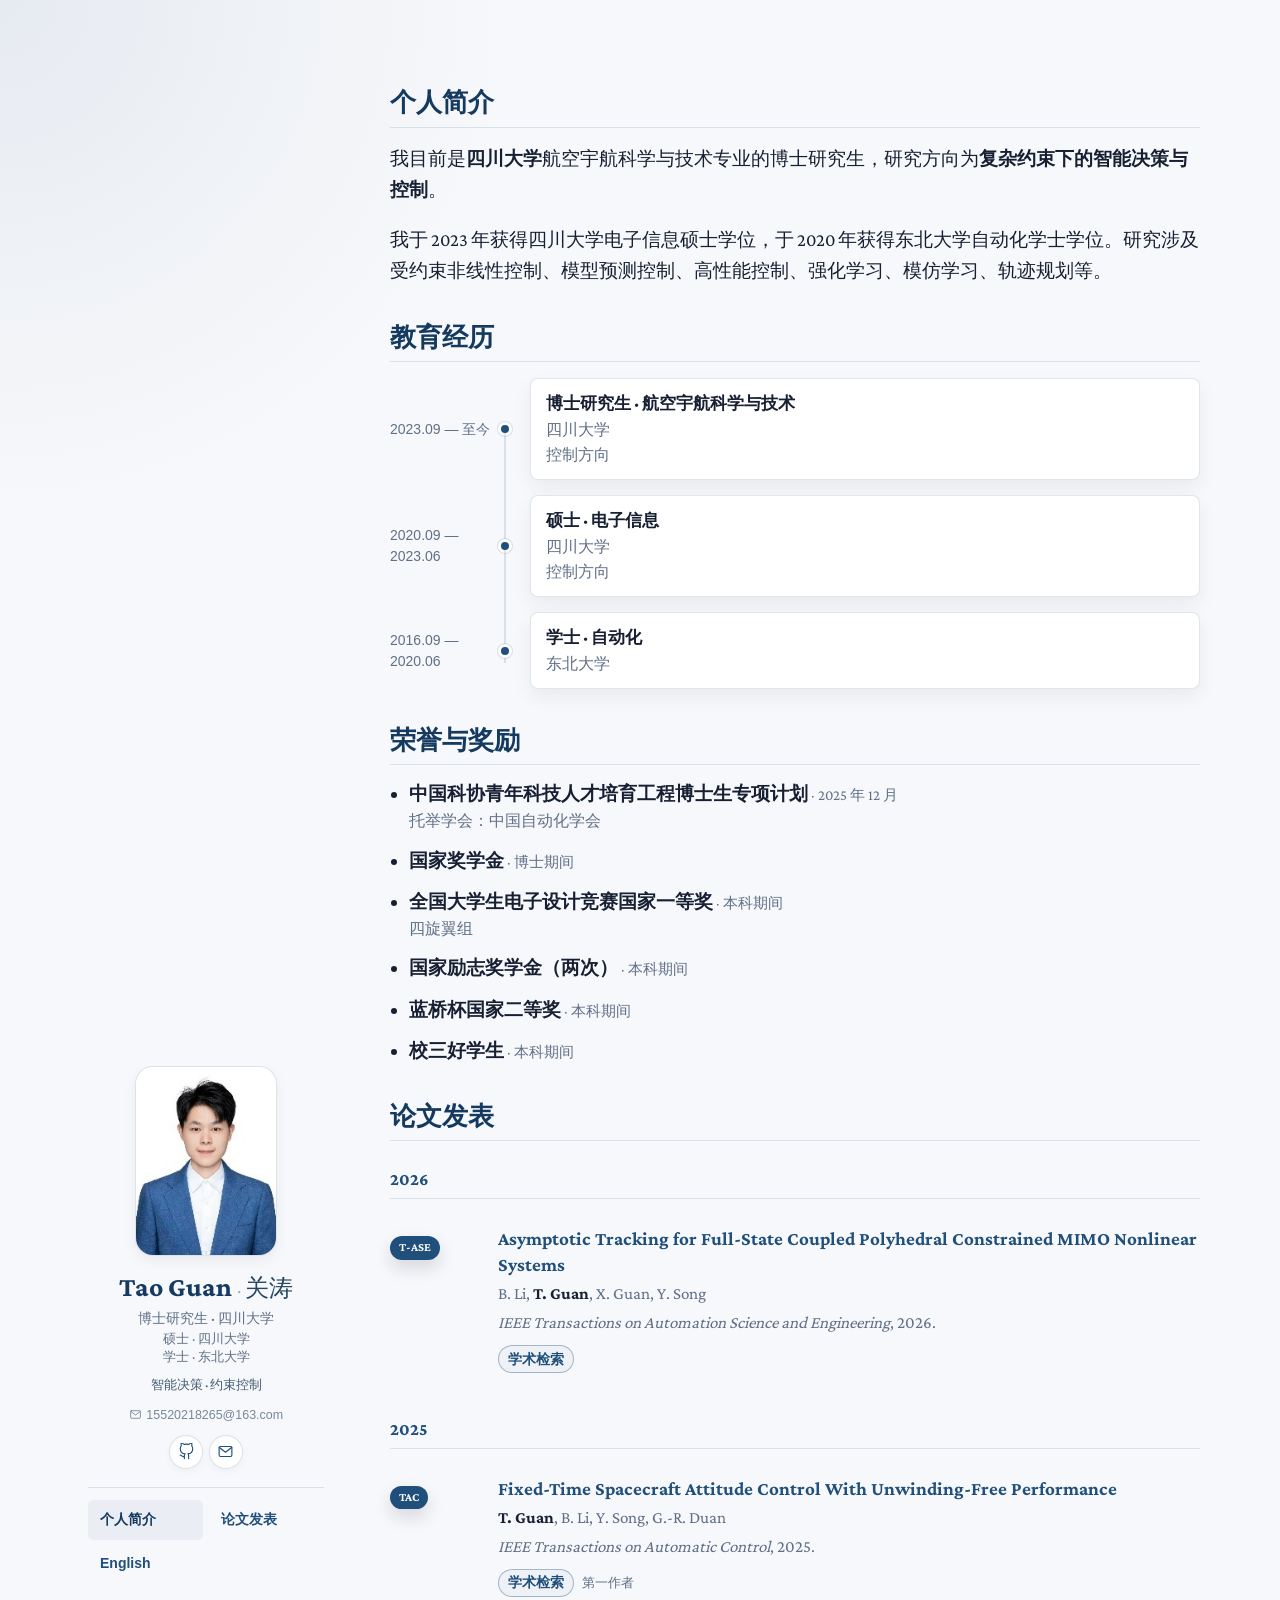
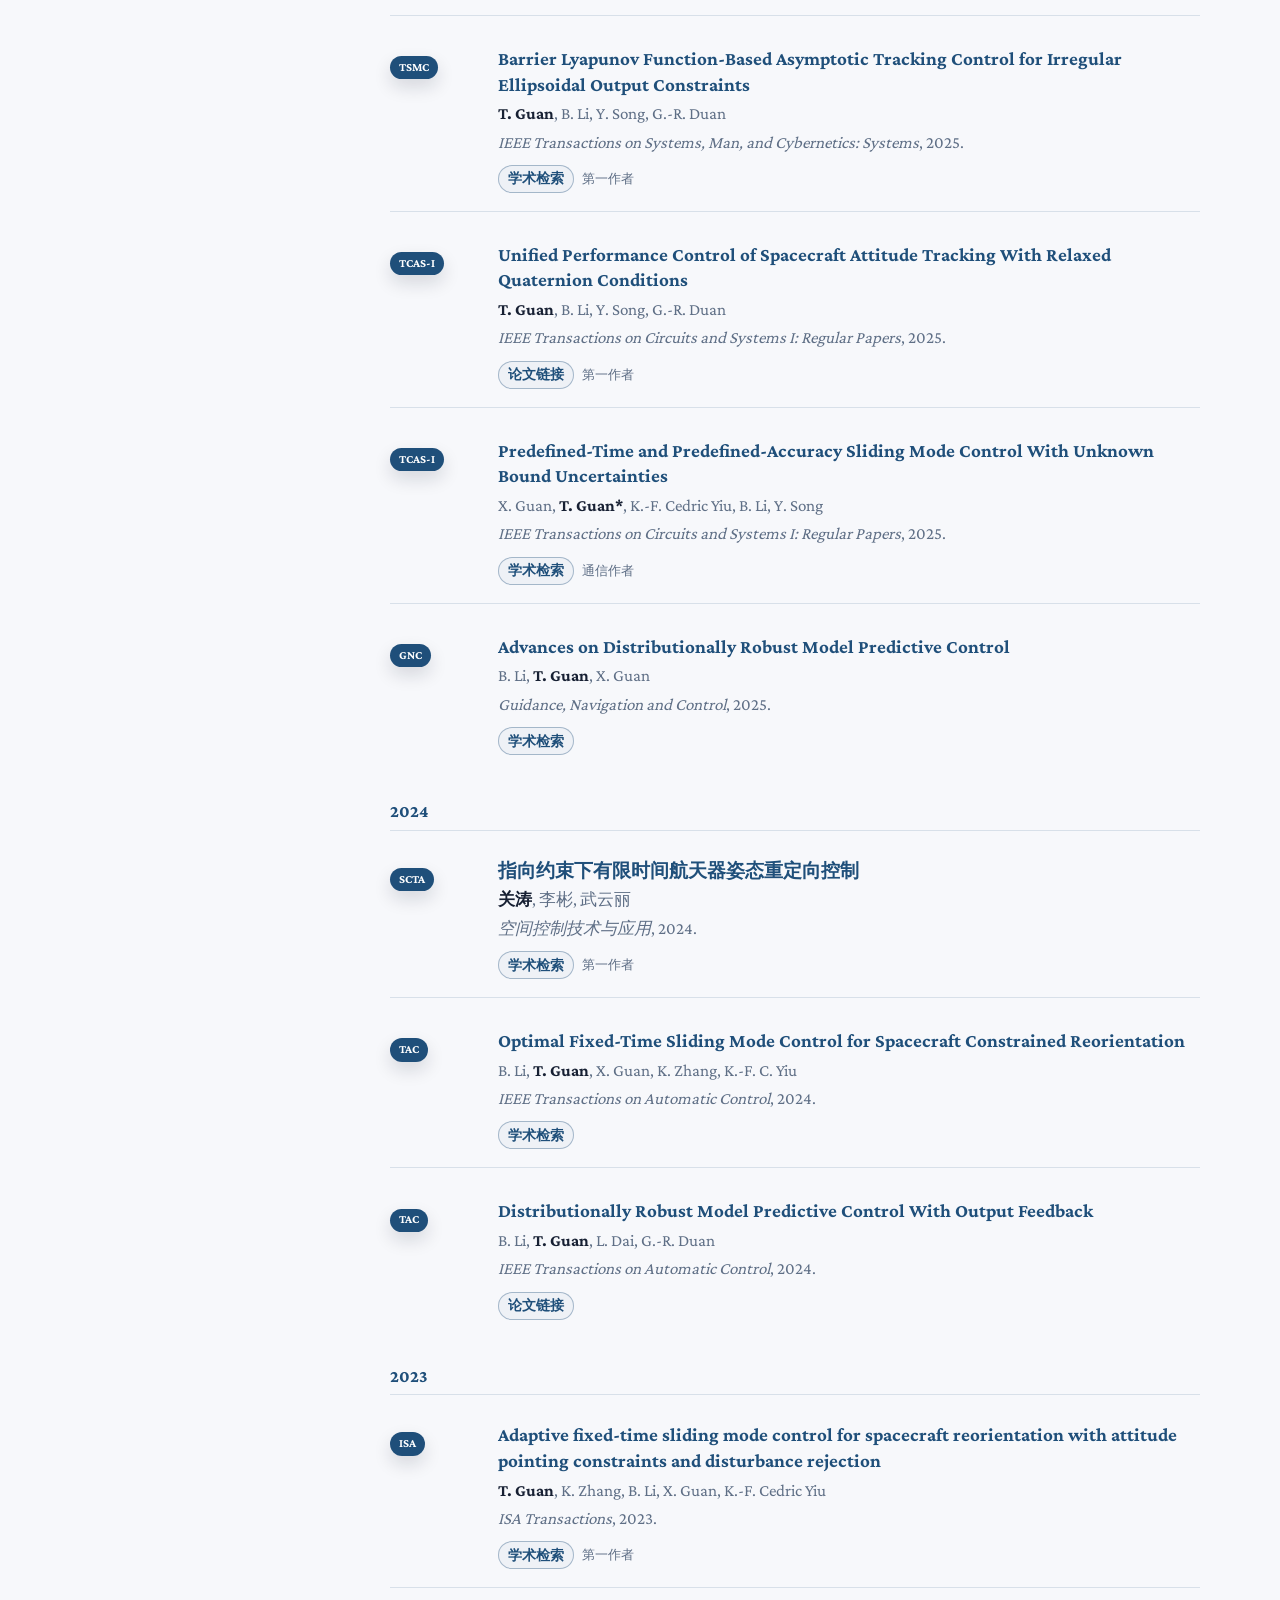
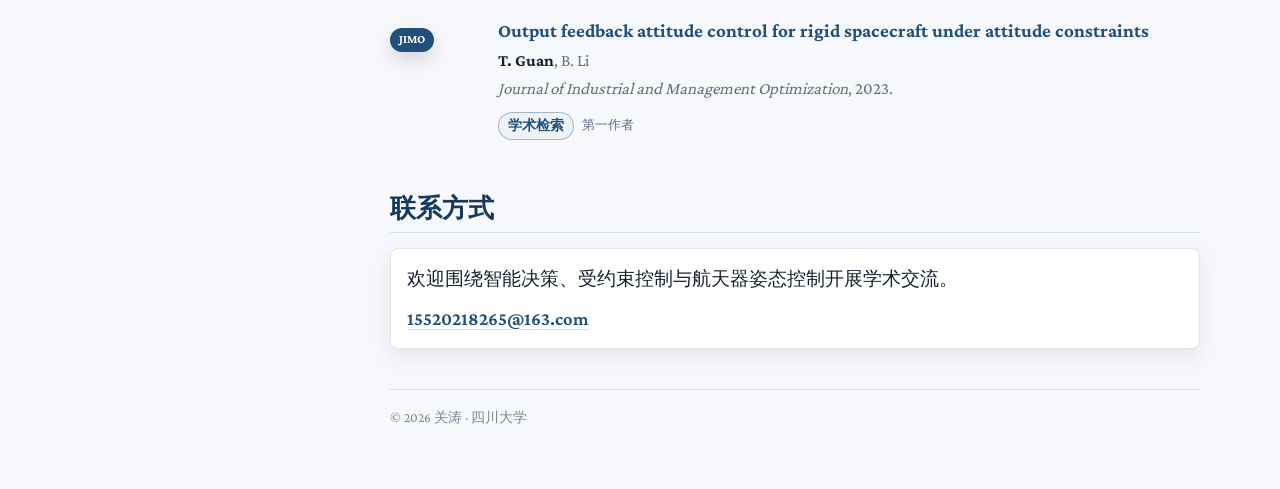
<file: guan-tao-homepage/background.html>
<!doctype html>
<html lang="zh-CN"><head><meta charset="utf-8"><meta name="viewport" content="width=device-width,initial-scale=1"><meta http-equiv="refresh" content="0;url=index.html#education"><link rel="canonical" href="https://taoguan1998.github.io/"><title>关涛 · 个人简介</title></head><body><p><a href="index.html#education">查看个人简介中的教育经历与荣誉奖励</a></p></body></html>
</file>
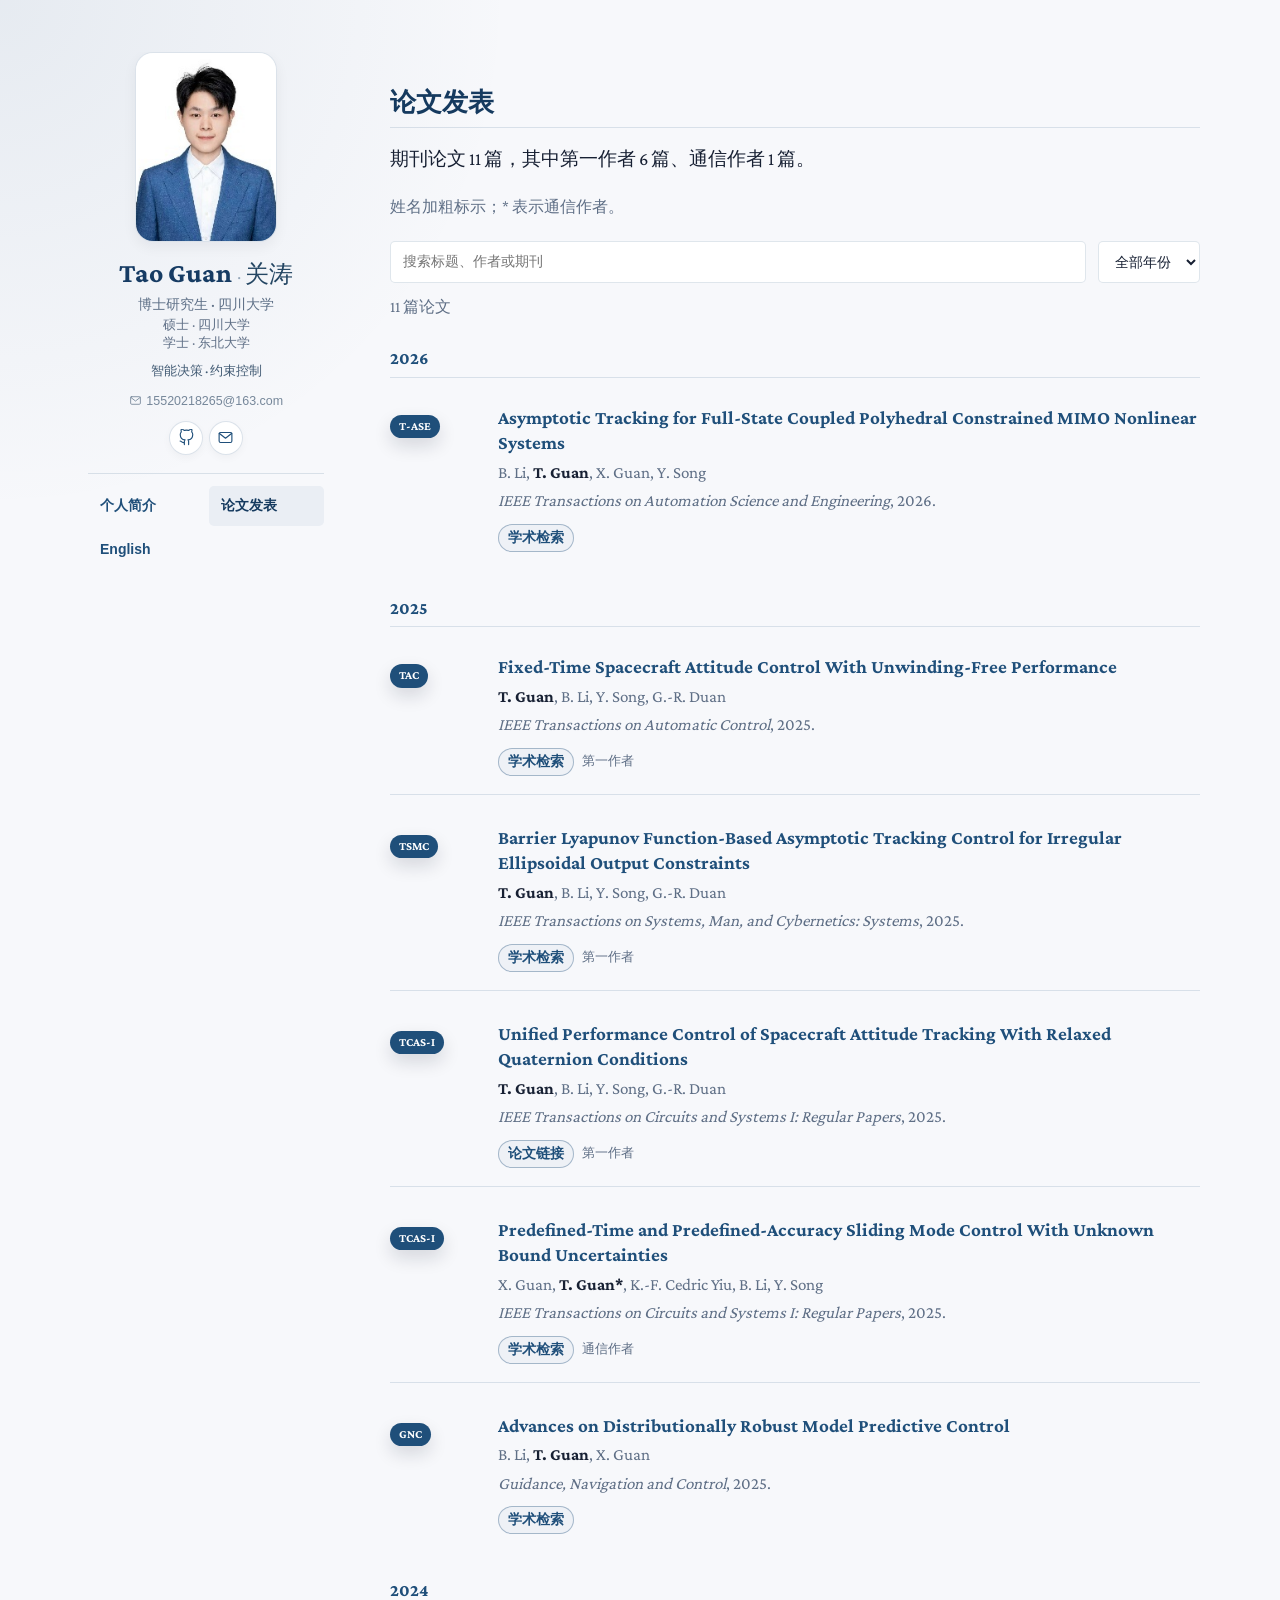
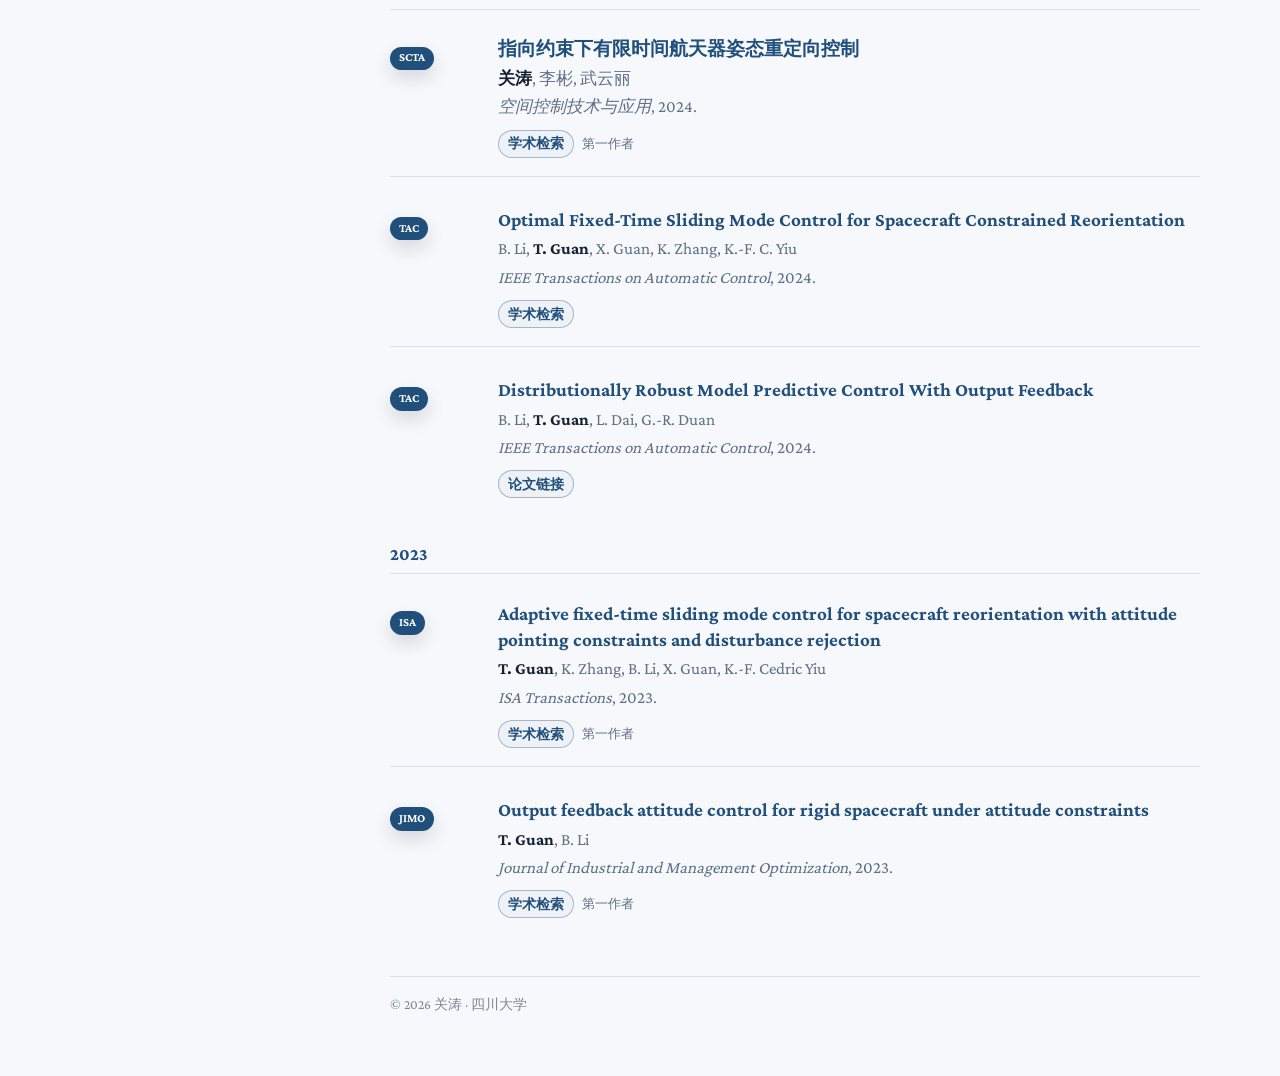
<file: guan-tao-homepage/publications.html>
<!doctype html>
<html lang="zh-CN"><head><meta charset="utf-8"><meta name="viewport" content="width=device-width,initial-scale=1"><title>论文发表 | 关涛</title><meta name="description" content="关涛，四川大学博士研究生。研究方向：复杂约束下的智能决策与控制、航天器姿态控制、分布鲁棒模型预测控制。"><meta name="theme-color" content="#f7f8fb"><link rel="icon" href="assets/favicon.svg" type="image/svg+xml"><link rel="stylesheet" href="assets/style.css"><script src="assets/site.js" defer></script><link rel="canonical" href="https://taoguan1998.github.io/publications.html"><link rel="alternate" hreflang="zh-CN" href="publications.html"><link rel="alternate" hreflang="en" href="en/publications.html"><meta property="og:type" content="profile"><meta property="og:title" content="论文发表 | 关涛"><meta property="og:description" content="关涛，四川大学博士研究生。研究方向：复杂约束下的智能决策与控制、航天器姿态控制、分布鲁棒模型预测控制。"><meta property="og:url" content="https://taoguan1998.github.io/publications.html"><meta property="og:image" content="https://taoguan1998.github.io/assets/tao-guan.jpg"></head>
<body><a class="skip-link" href="#main">跳转到正文</a><div class="wrapper"><header class="profile-sidebar"><a class="avatar" href="index.html"><img src="assets/tao-guan.jpg" alt="关涛 / Tao Guan" width="227" height="227" fetchpriority="high"></a><h1 class="profile-name"><span class="profile-name-en">Tao Guan</span><span class="profile-name-divider"> · </span><span class="profile-name-zh" lang="zh-CN">关涛</span></h1><p class="profile-position">博士研究生 · 四川大学</p><p class="profile-education">硕士 · 四川大学<br>学士 · 东北大学</p><p class="profile-tagline">智能决策 · 约束控制</p><div class="profile-contact"><a class="profile-email" href="mailto:15520218265@163.com"><svg viewBox="0 0 24 24" fill="none" stroke="currentColor" stroke-width="1.6" stroke-linecap="round" stroke-linejoin="round" aria-hidden="true"><rect x="3" y="5" width="18" height="14" rx="2"/><path d="m3 6 9 7 9-7"/></svg>15520218265@163.com</a><div class="social-icons"><a href="https://github.com/TaoGuan1998" target="_blank" rel="noopener noreferrer" aria-label="GitHub" title="GitHub"><svg viewBox="0 0 24 24" fill="none" stroke="currentColor" stroke-width="1.6" stroke-linecap="round" stroke-linejoin="round" aria-hidden="true"><path d="M9 19c-4 1-4-2-6-2m12 5v-4a3.5 3.5 0 0 0-1-2.7c3.3-.4 6.8-1.6 6.8-7.3a5.7 5.7 0 0 0-1.5-4 5.3 5.3 0 0 0-.1-4S18 0 15 2a13.4 13.4 0 0 0-6 0C6 0 4.8 0 4.8 0a5.3 5.3 0 0 0-.1 4 5.7 5.7 0 0 0-1.5 4c0 5.7 3.5 6.9 6.8 7.3A3.5 3.5 0 0 0 9 18v4"/></svg></a><a href="mailto:15520218265@163.com" aria-label="发送邮件" title="发送邮件"><svg viewBox="0 0 24 24" fill="none" stroke="currentColor" stroke-width="1.6" stroke-linecap="round" stroke-linejoin="round" aria-hidden="true"><rect x="3" y="5" width="18" height="14" rx="2"/><path d="m3 6 9 7 9-7"/></svg></a></div></div><nav class="detail-nav" aria-label="主导航"><a href="index.html">个人简介</a><a href="publications.html" aria-current="page">论文发表</a><a class="language-switch" href="en/publications.html" lang="en">English</a></nav></header><main class="site-content" id="main" tabindex="-1"><h2 id="publications">论文发表</h2><p>期刊论文 11 篇，其中第一作者 6 篇、通信作者 1 篇。</p><p class="muted">姓名加粗标示；* 表示通信作者。</p><div class="publication-controls"><label class="sr-only" for="paper-search">搜索论文</label><input id="paper-search" type="search" placeholder="搜索标题、作者或期刊" autocomplete="off"><label class="sr-only" for="paper-year">按年份筛选</label><select id="paper-year"><option value="all">全部年份</option><option value="2026">2026</option><option value="2025">2025</option><option value="2024">2024</option><option value="2023">2023</option></select></div><p class="result-count" id="result-count" aria-live="polite" data-suffix="篇论文">11 篇论文</p><div class="publications"><div class="paper-year-group" data-group-year="2026"><h3 class="year-heading">2026</h3><div class="paper-list"><article class="paper" data-year="2026" data-search="asymptotic tracking for full-state coupled polyhedral constrained mimo nonlinear systems b. li, t. guan, x. guan, y. song ieee transactions on automation science and engineering "><div class="paper-label"><span class="badge">T-ASE</span></div><div class="paper-body"><h4 class="paper-title" lang="en"><a href="https://scholar.google.com/scholar?q=%22Asymptotic%20Tracking%20for%20Full-State%20Coupled%20Polyhedral%20Constrained%20MIMO%20Nonlinear%20Systems%22" target="_blank" rel="noopener noreferrer">Asymptotic Tracking for Full-State Coupled Polyhedral Constrained MIMO Nonlinear Systems</a></h4><p class="authors" lang="en">B. Li, <strong>T. Guan</strong>, X. Guan, Y. Song</p><p class="journal" lang="en"><em>IEEE Transactions on Automation Science and Engineering</em>, 2026.</p><div class="paper-links"><a class="pill-link" href="https://scholar.google.com/scholar?q=%22Asymptotic%20Tracking%20for%20Full-State%20Coupled%20Polyhedral%20Constrained%20MIMO%20Nonlinear%20Systems%22" target="_blank" rel="noopener noreferrer">学术检索</a></div></div></article></div></div><div class="paper-year-group" data-group-year="2025"><h3 class="year-heading">2025</h3><div class="paper-list"><article class="paper" data-year="2025" data-search="fixed-time spacecraft attitude control with unwinding-free performance t. guan, b. li, y. song, g.-r. duan ieee transactions on automatic control "><div class="paper-label"><span class="badge">TAC</span></div><div class="paper-body"><h4 class="paper-title" lang="en"><a href="https://scholar.google.com/scholar?q=%22Fixed-Time%20Spacecraft%20Attitude%20Control%20With%20Unwinding-Free%20Performance%22" target="_blank" rel="noopener noreferrer">Fixed-Time Spacecraft Attitude Control With Unwinding-Free Performance</a></h4><p class="authors" lang="en"><strong>T. Guan</strong>, B. Li, Y. Song, G.-R. Duan</p><p class="journal" lang="en"><em>IEEE Transactions on Automatic Control</em>, 2025.</p><div class="paper-links"><a class="pill-link" href="https://scholar.google.com/scholar?q=%22Fixed-Time%20Spacecraft%20Attitude%20Control%20With%20Unwinding-Free%20Performance%22" target="_blank" rel="noopener noreferrer">学术检索</a><span class="role-label">第一作者</span></div></div></article><article class="paper" data-year="2025" data-search="barrier lyapunov function-based asymptotic tracking control for irregular ellipsoidal output constraints t. guan, b. li, y. song, g.-r. duan ieee transactions on systems, man, and cybernetics: systems "><div class="paper-label"><span class="badge">TSMC</span></div><div class="paper-body"><h4 class="paper-title" lang="en"><a href="https://scholar.google.com/scholar?q=%22Barrier%20Lyapunov%20Function-Based%20Asymptotic%20Tracking%20Control%20for%20Irregular%20Ellipsoidal%20Output%20Constraints%22" target="_blank" rel="noopener noreferrer">Barrier Lyapunov Function-Based Asymptotic Tracking Control for Irregular Ellipsoidal Output Constraints</a></h4><p class="authors" lang="en"><strong>T. Guan</strong>, B. Li, Y. Song, G.-R. Duan</p><p class="journal" lang="en"><em>IEEE Transactions on Systems, Man, and Cybernetics: Systems</em>, 2025.</p><div class="paper-links"><a class="pill-link" href="https://scholar.google.com/scholar?q=%22Barrier%20Lyapunov%20Function-Based%20Asymptotic%20Tracking%20Control%20for%20Irregular%20Ellipsoidal%20Output%20Constraints%22" target="_blank" rel="noopener noreferrer">学术检索</a><span class="role-label">第一作者</span></div></div></article><article class="paper" data-year="2025" data-search="unified performance control of spacecraft attitude tracking with relaxed quaternion conditions t. guan, b. li, y. song, g.-r. duan ieee transactions on circuits and systems i: regular papers "><div class="paper-label"><span class="badge">TCAS-I</span></div><div class="paper-body"><h4 class="paper-title" lang="en"><a href="https://doi.org/10.1109/TCSI.2024.3484515" target="_blank" rel="noopener noreferrer">Unified Performance Control of Spacecraft Attitude Tracking With Relaxed Quaternion Conditions</a></h4><p class="authors" lang="en"><strong>T. Guan</strong>, B. Li, Y. Song, G.-R. Duan</p><p class="journal" lang="en"><em>IEEE Transactions on Circuits and Systems I: Regular Papers</em>, 2025.</p><div class="paper-links"><a class="pill-link" href="https://doi.org/10.1109/TCSI.2024.3484515" target="_blank" rel="noopener noreferrer">论文链接</a><span class="role-label">第一作者</span></div></div></article><article class="paper" data-year="2025" data-search="predefined-time and predefined-accuracy sliding mode control with unknown bound uncertainties x. guan, t. guan*, k.-f. cedric yiu, b. li, y. song ieee transactions on circuits and systems i: regular papers "><div class="paper-label"><span class="badge">TCAS-I</span></div><div class="paper-body"><h4 class="paper-title" lang="en"><a href="https://scholar.google.com/scholar?q=%22Predefined-Time%20and%20Predefined-Accuracy%20Sliding%20Mode%20Control%20With%20Unknown%20Bound%20Uncertainties%22" target="_blank" rel="noopener noreferrer">Predefined-Time and Predefined-Accuracy Sliding Mode Control With Unknown Bound Uncertainties</a></h4><p class="authors" lang="en">X. Guan, <strong>T. Guan*</strong>, K.-F. Cedric Yiu, B. Li, Y. Song</p><p class="journal" lang="en"><em>IEEE Transactions on Circuits and Systems I: Regular Papers</em>, 2025.</p><div class="paper-links"><a class="pill-link" href="https://scholar.google.com/scholar?q=%22Predefined-Time%20and%20Predefined-Accuracy%20Sliding%20Mode%20Control%20With%20Unknown%20Bound%20Uncertainties%22" target="_blank" rel="noopener noreferrer">学术检索</a><span class="role-label">通信作者</span></div></div></article><article class="paper" data-year="2025" data-search="advances on distributionally robust model predictive control b. li, t. guan, x. guan guidance, navigation and control "><div class="paper-label"><span class="badge">GNC</span></div><div class="paper-body"><h4 class="paper-title" lang="en"><a href="https://scholar.google.com/scholar?q=%22Advances%20on%20Distributionally%20Robust%20Model%20Predictive%20Control%22" target="_blank" rel="noopener noreferrer">Advances on Distributionally Robust Model Predictive Control</a></h4><p class="authors" lang="en">B. Li, <strong>T. Guan</strong>, X. Guan</p><p class="journal" lang="en"><em>Guidance, Navigation and Control</em>, 2025.</p><div class="paper-links"><a class="pill-link" href="https://scholar.google.com/scholar?q=%22Advances%20on%20Distributionally%20Robust%20Model%20Predictive%20Control%22" target="_blank" rel="noopener noreferrer">学术检索</a></div></div></article></div></div><div class="paper-year-group" data-group-year="2024"><h3 class="year-heading">2024</h3><div class="paper-list"><article class="paper" data-year="2024" data-search="指向约束下有限时间航天器姿态重定向控制 关涛, 李彬, 武云丽 空间控制技术与应用 finite-time spacecraft attitude reorientation control under pointing constraints"><div class="paper-label"><span class="badge">SCTA</span></div><div class="paper-body"><h4 class="paper-title" lang="zh-CN"><a href="https://scholar.google.com/scholar?q=%22%E6%8C%87%E5%90%91%E7%BA%A6%E6%9D%9F%E4%B8%8B%E6%9C%89%E9%99%90%E6%97%B6%E9%97%B4%E8%88%AA%E5%A4%A9%E5%99%A8%E5%A7%BF%E6%80%81%E9%87%8D%E5%AE%9A%E5%90%91%E6%8E%A7%E5%88%B6%22" target="_blank" rel="noopener noreferrer">指向约束下有限时间航天器姿态重定向控制</a></h4><p class="authors" lang="zh-CN"><strong>关涛</strong>, 李彬, 武云丽</p><p class="journal" lang="zh-CN"><em>空间控制技术与应用</em>, 2024.</p><div class="paper-links"><a class="pill-link" href="https://scholar.google.com/scholar?q=%22%E6%8C%87%E5%90%91%E7%BA%A6%E6%9D%9F%E4%B8%8B%E6%9C%89%E9%99%90%E6%97%B6%E9%97%B4%E8%88%AA%E5%A4%A9%E5%99%A8%E5%A7%BF%E6%80%81%E9%87%8D%E5%AE%9A%E5%90%91%E6%8E%A7%E5%88%B6%22" target="_blank" rel="noopener noreferrer">学术检索</a><span class="role-label">第一作者</span></div></div></article><article class="paper" data-year="2024" data-search="optimal fixed-time sliding mode control for spacecraft constrained reorientation b. li, t. guan, x. guan, k. zhang, k.-f. c. yiu ieee transactions on automatic control "><div class="paper-label"><span class="badge">TAC</span></div><div class="paper-body"><h4 class="paper-title" lang="en"><a href="https://scholar.google.com/scholar?q=%22Optimal%20Fixed-Time%20Sliding%20Mode%20Control%20for%20Spacecraft%20Constrained%20Reorientation%22" target="_blank" rel="noopener noreferrer">Optimal Fixed-Time Sliding Mode Control for Spacecraft Constrained Reorientation</a></h4><p class="authors" lang="en">B. Li, <strong>T. Guan</strong>, X. Guan, K. Zhang, K.-F. C. Yiu</p><p class="journal" lang="en"><em>IEEE Transactions on Automatic Control</em>, 2024.</p><div class="paper-links"><a class="pill-link" href="https://scholar.google.com/scholar?q=%22Optimal%20Fixed-Time%20Sliding%20Mode%20Control%20for%20Spacecraft%20Constrained%20Reorientation%22" target="_blank" rel="noopener noreferrer">学术检索</a></div></div></article><article class="paper" data-year="2024" data-search="distributionally robust model predictive control with output feedback b. li, t. guan, l. dai, g.-r. duan ieee transactions on automatic control "><div class="paper-label"><span class="badge">TAC</span></div><div class="paper-body"><h4 class="paper-title" lang="en"><a href="https://doi.org/10.1109/TAC.2023.3321375" target="_blank" rel="noopener noreferrer">Distributionally Robust Model Predictive Control With Output Feedback</a></h4><p class="authors" lang="en">B. Li, <strong>T. Guan</strong>, L. Dai, G.-R. Duan</p><p class="journal" lang="en"><em>IEEE Transactions on Automatic Control</em>, 2024.</p><div class="paper-links"><a class="pill-link" href="https://doi.org/10.1109/TAC.2023.3321375" target="_blank" rel="noopener noreferrer">论文链接</a></div></div></article></div></div><div class="paper-year-group" data-group-year="2023"><h3 class="year-heading">2023</h3><div class="paper-list"><article class="paper" data-year="2023" data-search="adaptive fixed-time sliding mode control for spacecraft reorientation with attitude pointing constraints and disturbance rejection t. guan, k. zhang, b. li, x. guan, k.-f. cedric yiu isa transactions "><div class="paper-label"><span class="badge">ISA</span></div><div class="paper-body"><h4 class="paper-title" lang="en"><a href="https://scholar.google.com/scholar?q=%22Adaptive%20fixed-time%20sliding%20mode%20control%20for%20spacecraft%20reorientation%20with%20attitude%20pointing%20constraints%20and%20disturbance%20rejection%22" target="_blank" rel="noopener noreferrer">Adaptive fixed-time sliding mode control for spacecraft reorientation with attitude pointing constraints and disturbance rejection</a></h4><p class="authors" lang="en"><strong>T. Guan</strong>, K. Zhang, B. Li, X. Guan, K.-F. Cedric Yiu</p><p class="journal" lang="en"><em>ISA Transactions</em>, 2023.</p><div class="paper-links"><a class="pill-link" href="https://scholar.google.com/scholar?q=%22Adaptive%20fixed-time%20sliding%20mode%20control%20for%20spacecraft%20reorientation%20with%20attitude%20pointing%20constraints%20and%20disturbance%20rejection%22" target="_blank" rel="noopener noreferrer">学术检索</a><span class="role-label">第一作者</span></div></div></article><article class="paper" data-year="2023" data-search="output feedback attitude control for rigid spacecraft under attitude constraints t. guan, b. li journal of industrial and management optimization "><div class="paper-label"><span class="badge">JIMO</span></div><div class="paper-body"><h4 class="paper-title" lang="en"><a href="https://scholar.google.com/scholar?q=%22Output%20feedback%20attitude%20control%20for%20rigid%20spacecraft%20under%20attitude%20constraints%22" target="_blank" rel="noopener noreferrer">Output feedback attitude control for rigid spacecraft under attitude constraints</a></h4><p class="authors" lang="en"><strong>T. Guan</strong>, B. Li</p><p class="journal" lang="en"><em>Journal of Industrial and Management Optimization</em>, 2023.</p><div class="paper-links"><a class="pill-link" href="https://scholar.google.com/scholar?q=%22Output%20feedback%20attitude%20control%20for%20rigid%20spacecraft%20under%20attitude%20constraints%22" target="_blank" rel="noopener noreferrer">学术检索</a><span class="role-label">第一作者</span></div></div></article></div></div></div><p class="empty-state" id="no-results" hidden>没有匹配的论文，请更换关键词或年份。</p><footer class="site-footer"><p>© 2026 关涛 · 四川大学</p></footer></main></div></body></html>
</file>
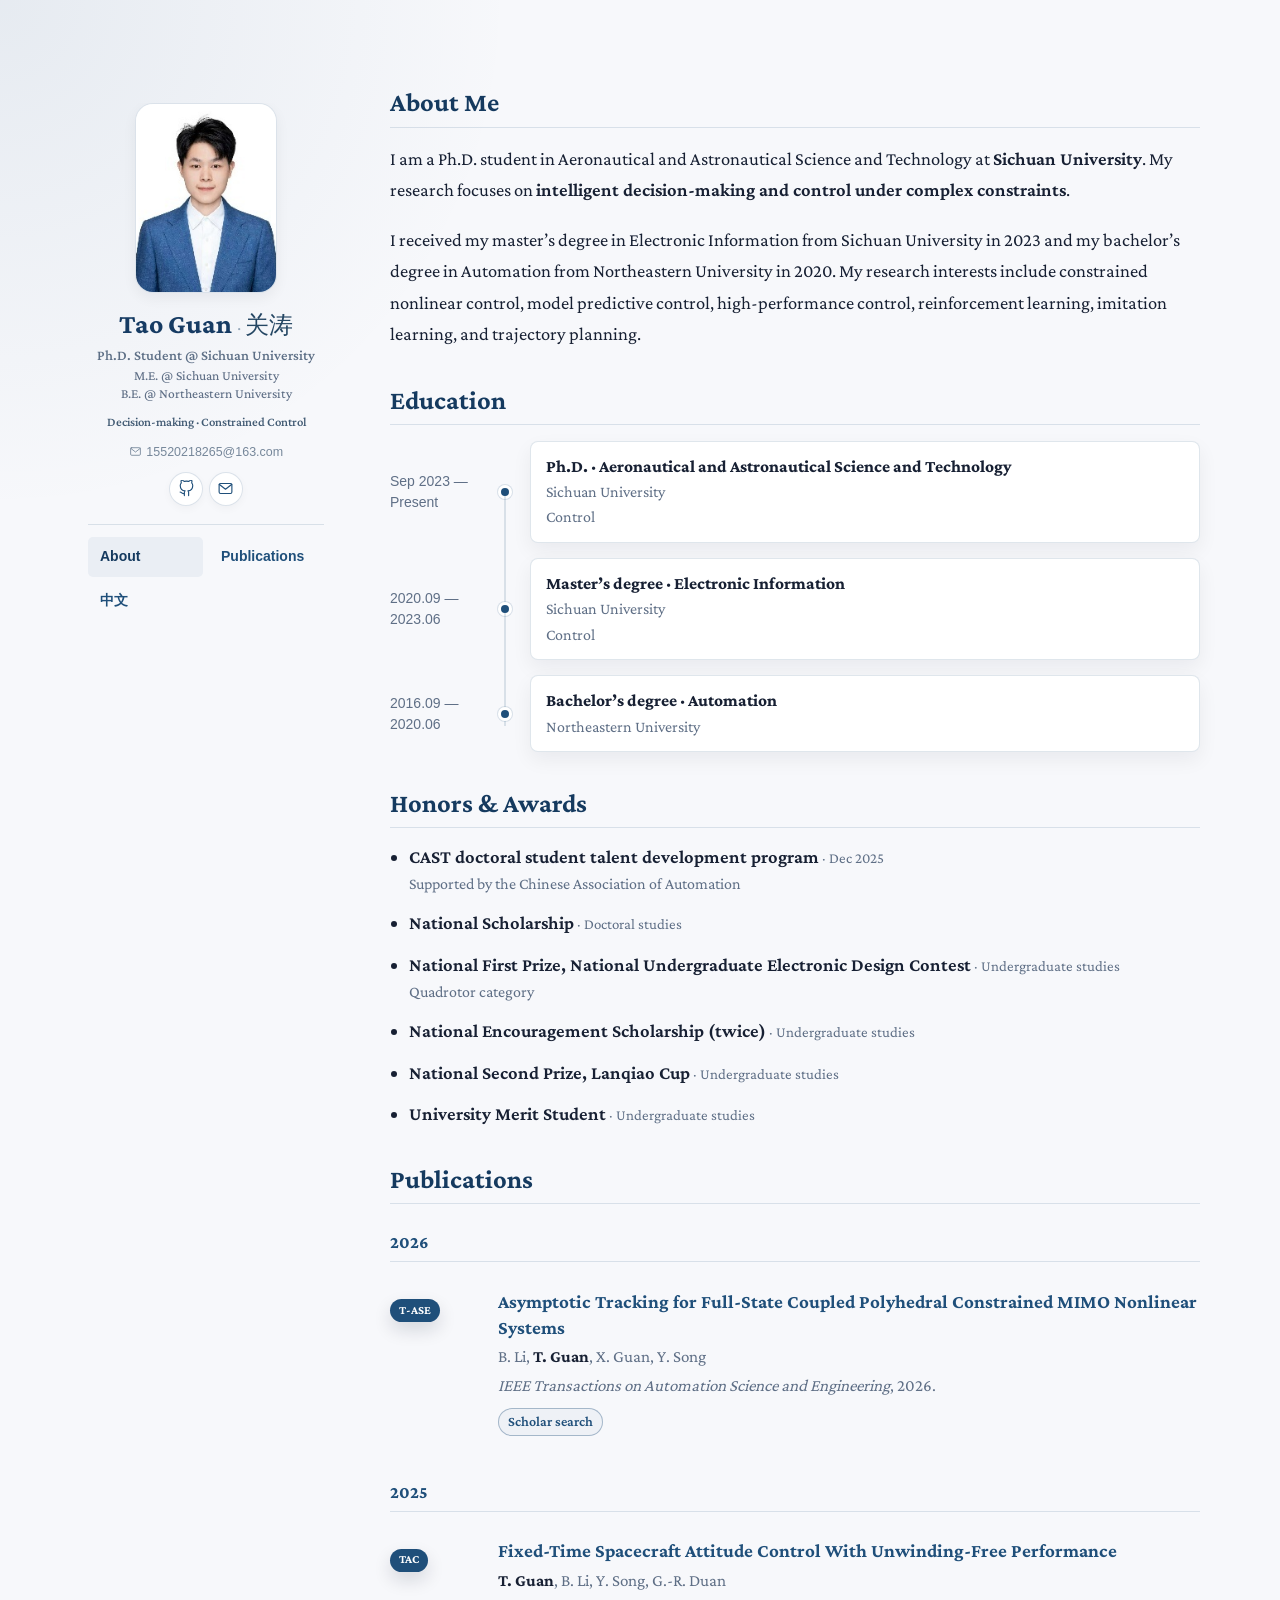
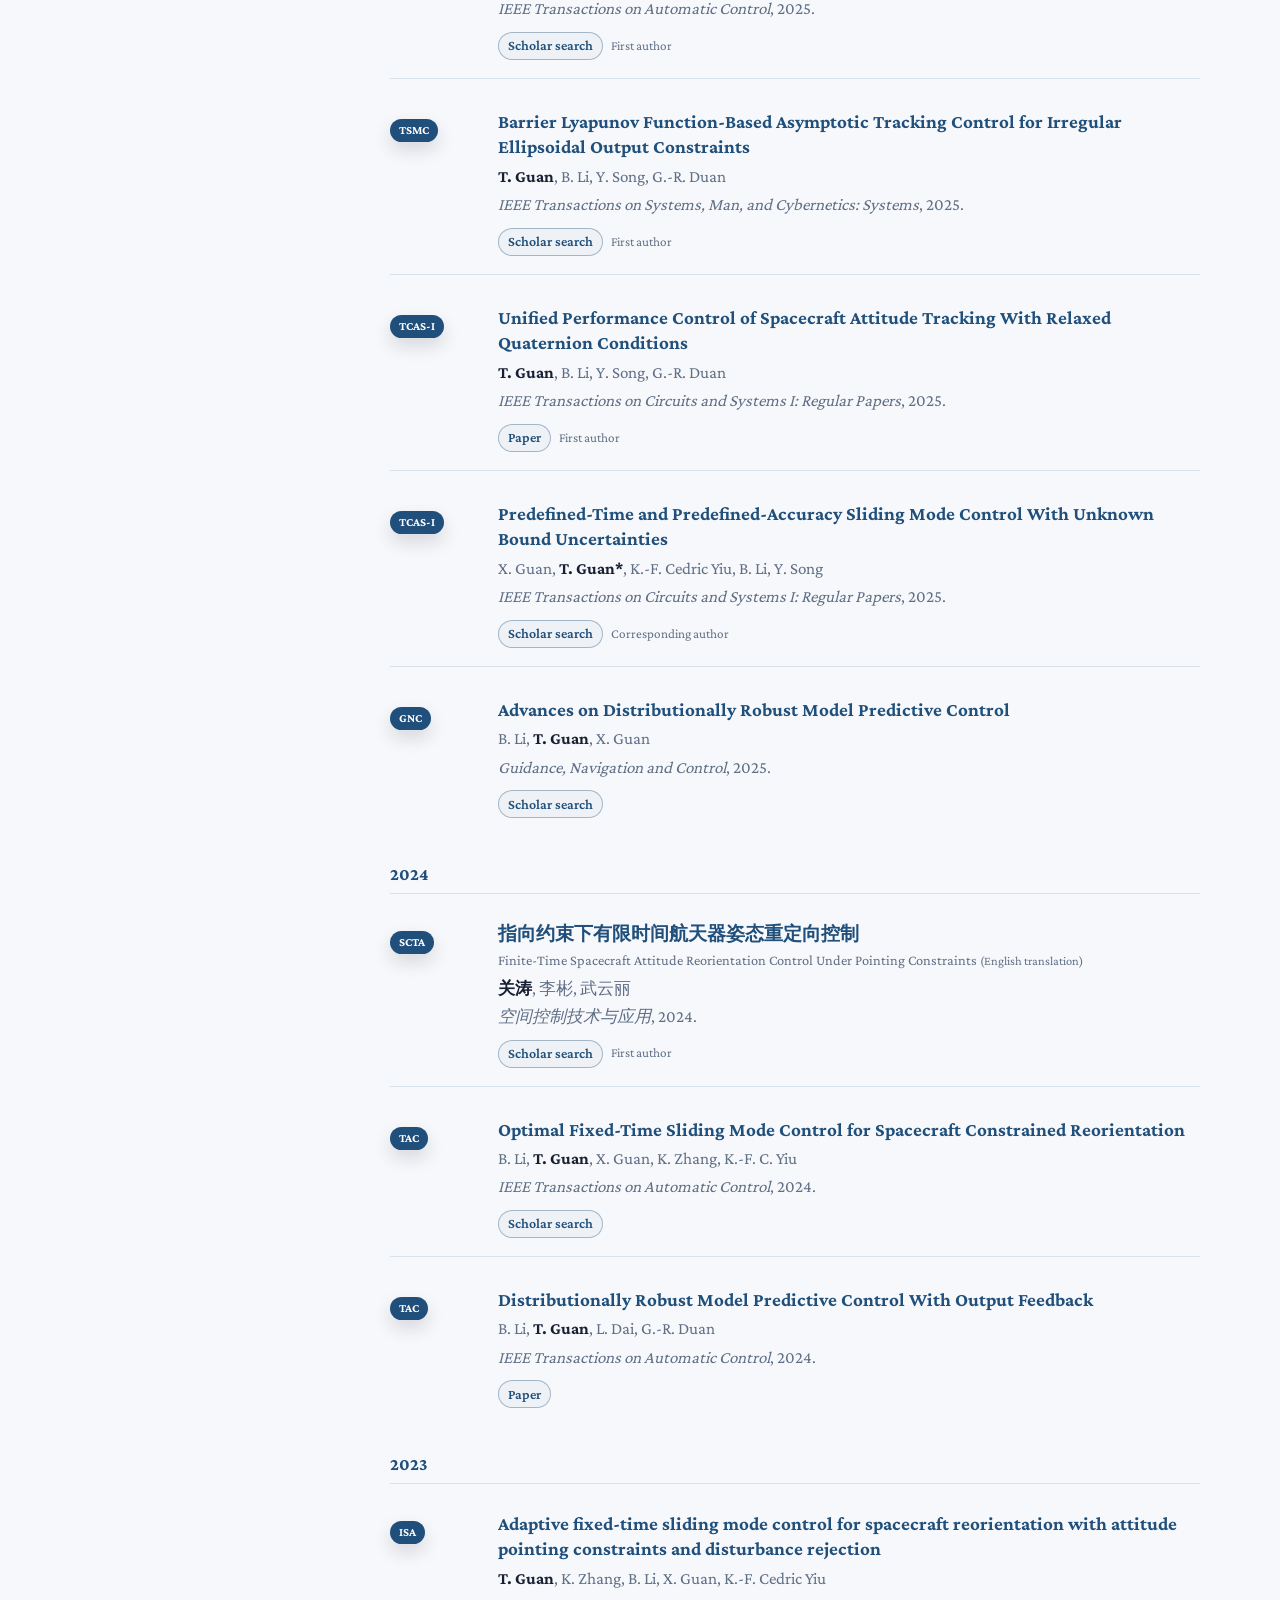
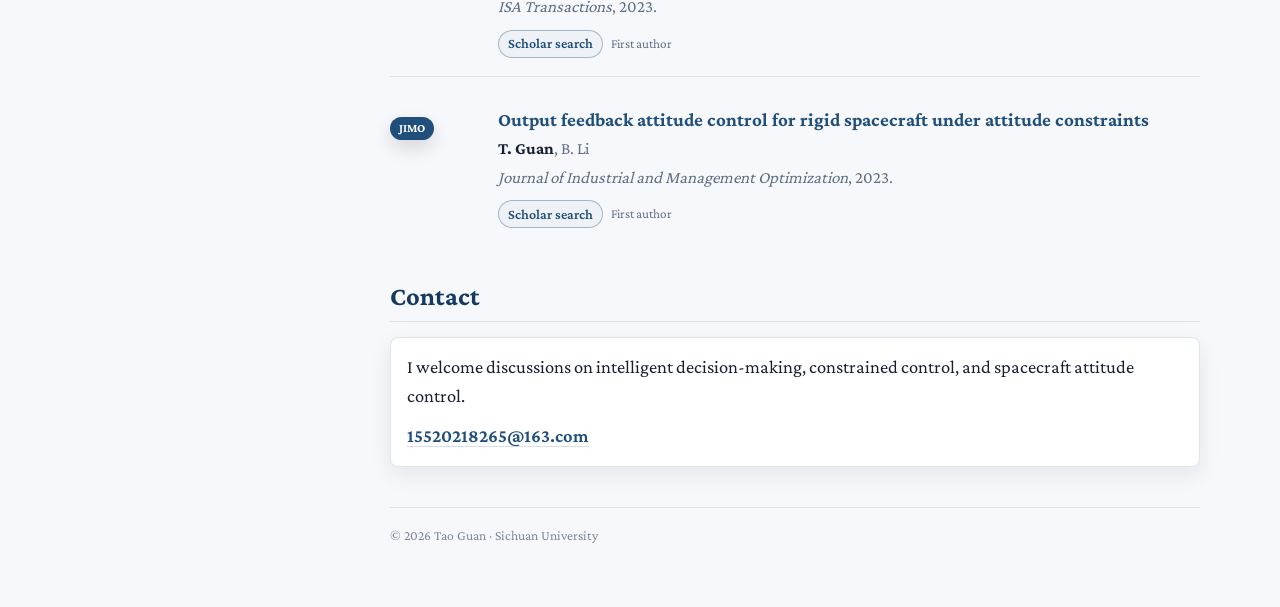
<file: guan-tao-homepage/en/background.html>
<!doctype html>
<html lang="en"><head><meta charset="utf-8"><meta name="viewport" content="width=device-width,initial-scale=1"><meta http-equiv="refresh" content="0;url=index.html#education"><link rel="canonical" href="https://taoguan1998.github.io/en/"><title>Tao Guan · About Me</title></head><body><p><a href="index.html#education">View education and honors on the About page</a></p></body></html>
</file>
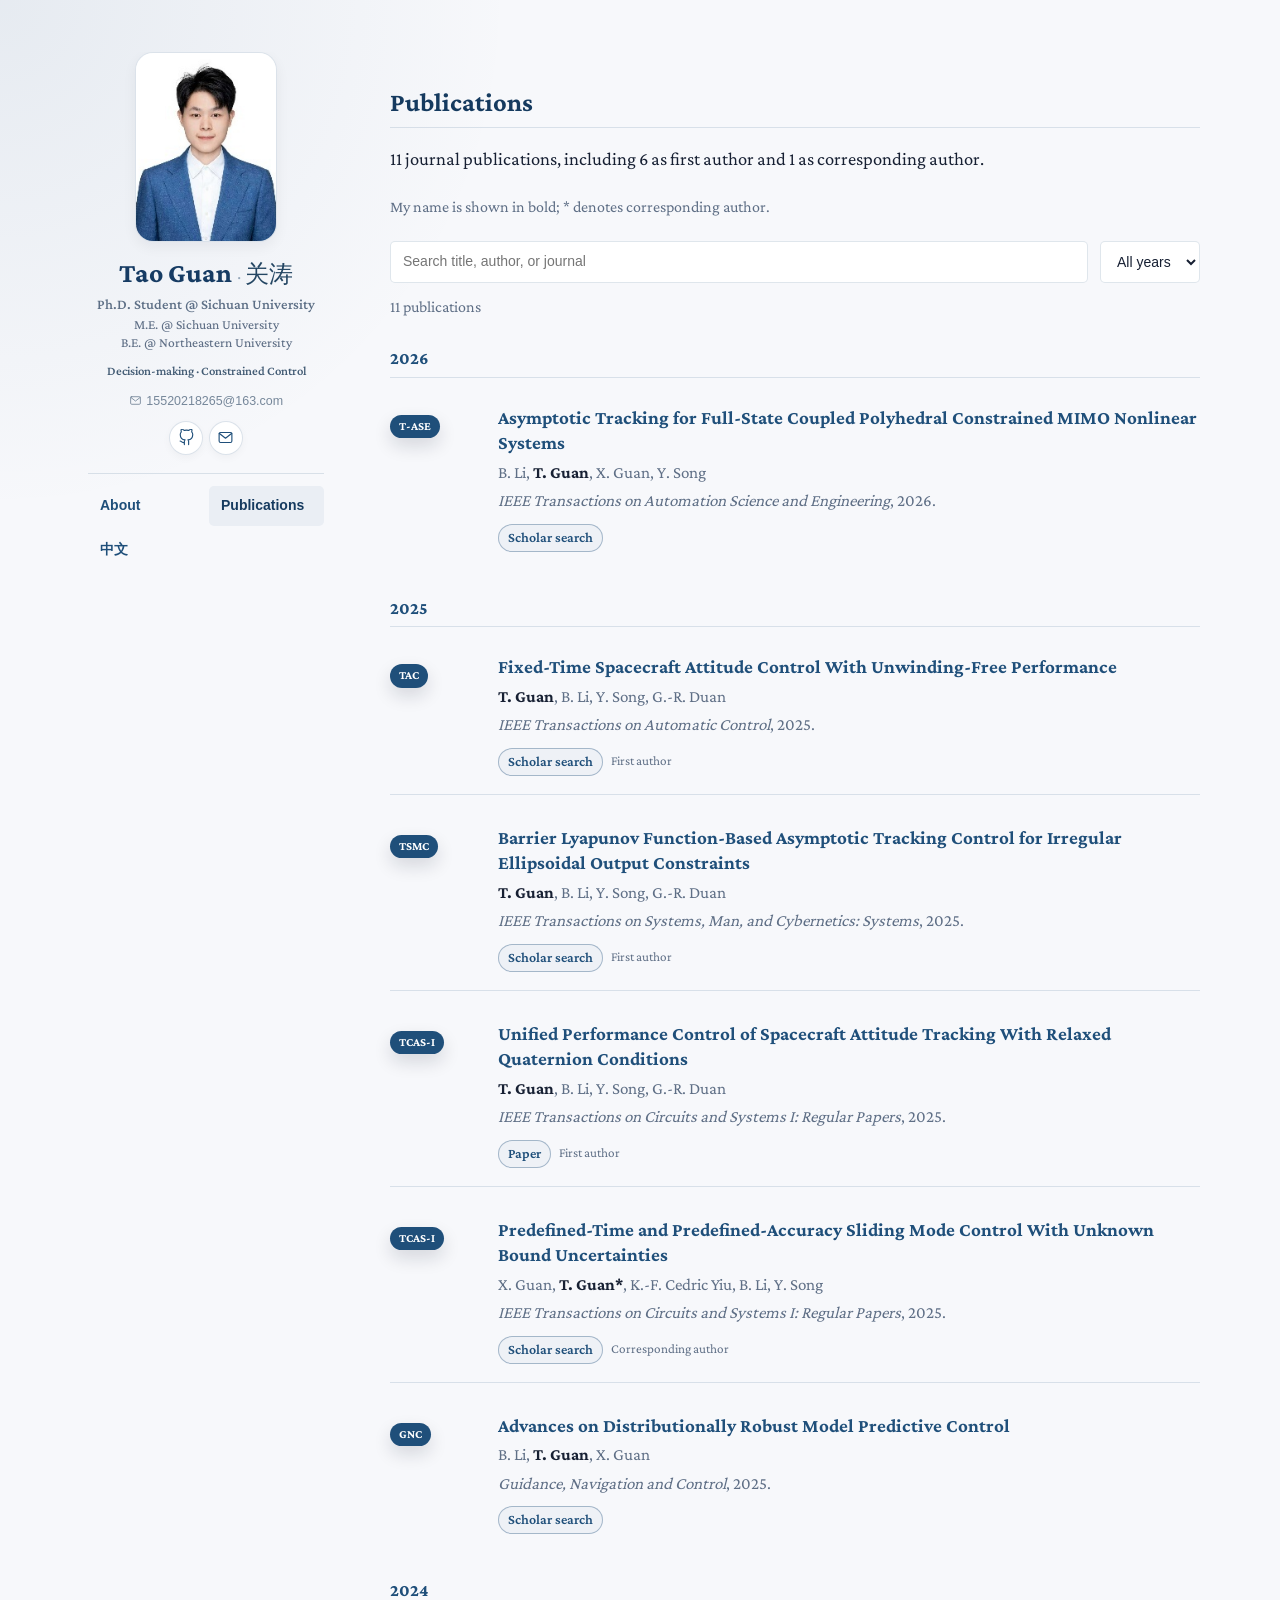
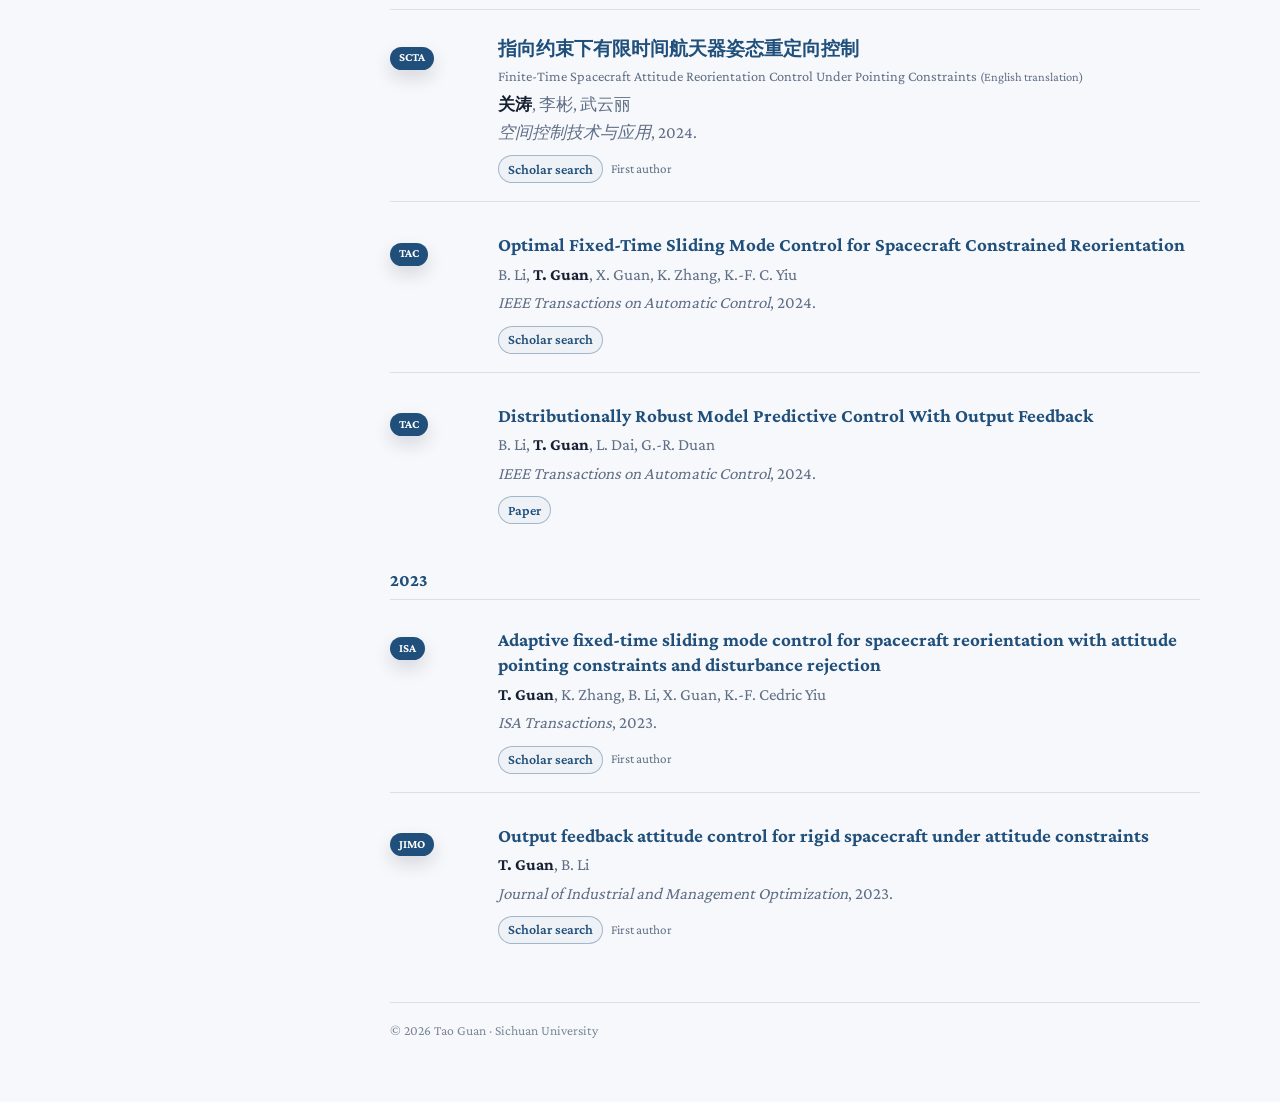
<file: guan-tao-homepage/en/publications.html>
<!doctype html>
<html lang="en"><head><meta charset="utf-8"><meta name="viewport" content="width=device-width,initial-scale=1"><title>Publications | Tao Guan</title><meta name="description" content="Tao Guan, Ph.D. student at Sichuan University. Research: intelligent decision-making and control under complex constraints, spacecraft attitude control, and distributionally robust MPC."><meta name="theme-color" content="#f7f8fb"><link rel="icon" href="../assets/favicon.svg" type="image/svg+xml"><link rel="stylesheet" href="../assets/style.css"><script src="../assets/site.js" defer></script><link rel="canonical" href="https://taoguan1998.github.io/en/publications.html"><link rel="alternate" hreflang="zh-CN" href="../publications.html"><link rel="alternate" hreflang="en" href="../en/publications.html"><meta property="og:type" content="profile"><meta property="og:title" content="Publications | Tao Guan"><meta property="og:description" content="Tao Guan, Ph.D. student at Sichuan University. Research: intelligent decision-making and control under complex constraints, spacecraft attitude control, and distributionally robust MPC."><meta property="og:url" content="https://taoguan1998.github.io/en/publications.html"><meta property="og:image" content="https://taoguan1998.github.io/assets/tao-guan.jpg"></head>
<body><a class="skip-link" href="#main">Skip to content</a><div class="wrapper"><header class="profile-sidebar"><a class="avatar" href="index.html"><img src="../assets/tao-guan.jpg" alt="关涛 / Tao Guan" width="227" height="227" fetchpriority="high"></a><h1 class="profile-name"><span class="profile-name-en">Tao Guan</span><span class="profile-name-divider"> · </span><span class="profile-name-zh" lang="zh-CN">关涛</span></h1><p class="profile-position">Ph.D. Student @ Sichuan University</p><p class="profile-education">M.E. @ Sichuan University<br>B.E. @ Northeastern University</p><p class="profile-tagline">Decision-making · Constrained Control</p><div class="profile-contact"><a class="profile-email" href="mailto:15520218265@163.com"><svg viewBox="0 0 24 24" fill="none" stroke="currentColor" stroke-width="1.6" stroke-linecap="round" stroke-linejoin="round" aria-hidden="true"><rect x="3" y="5" width="18" height="14" rx="2"/><path d="m3 6 9 7 9-7"/></svg>15520218265@163.com</a><div class="social-icons"><a href="https://github.com/TaoGuan1998" target="_blank" rel="noopener noreferrer" aria-label="GitHub" title="GitHub"><svg viewBox="0 0 24 24" fill="none" stroke="currentColor" stroke-width="1.6" stroke-linecap="round" stroke-linejoin="round" aria-hidden="true"><path d="M9 19c-4 1-4-2-6-2m12 5v-4a3.5 3.5 0 0 0-1-2.7c3.3-.4 6.8-1.6 6.8-7.3a5.7 5.7 0 0 0-1.5-4 5.3 5.3 0 0 0-.1-4S18 0 15 2a13.4 13.4 0 0 0-6 0C6 0 4.8 0 4.8 0a5.3 5.3 0 0 0-.1 4 5.7 5.7 0 0 0-1.5 4c0 5.7 3.5 6.9 6.8 7.3A3.5 3.5 0 0 0 9 18v4"/></svg></a><a href="mailto:15520218265@163.com" aria-label="Email" title="Email"><svg viewBox="0 0 24 24" fill="none" stroke="currentColor" stroke-width="1.6" stroke-linecap="round" stroke-linejoin="round" aria-hidden="true"><rect x="3" y="5" width="18" height="14" rx="2"/><path d="m3 6 9 7 9-7"/></svg></a></div></div><nav class="detail-nav" aria-label="Main navigation"><a href="index.html">About</a><a href="publications.html" aria-current="page">Publications</a><a class="language-switch" href="../publications.html" lang="zh-CN">中文</a></nav></header><main class="site-content" id="main" tabindex="-1"><h2 id="publications">Publications</h2><p>11 journal publications, including 6 as first author and 1 as corresponding author.</p><p class="muted">My name is shown in bold; * denotes corresponding author.</p><div class="publication-controls"><label class="sr-only" for="paper-search">Search publications</label><input id="paper-search" type="search" placeholder="Search title, author, or journal" autocomplete="off"><label class="sr-only" for="paper-year">Filter by year</label><select id="paper-year"><option value="all">All years</option><option value="2026">2026</option><option value="2025">2025</option><option value="2024">2024</option><option value="2023">2023</option></select></div><p class="result-count" id="result-count" aria-live="polite" data-suffix="publications">11 publications</p><div class="publications"><div class="paper-year-group" data-group-year="2026"><h3 class="year-heading">2026</h3><div class="paper-list"><article class="paper" data-year="2026" data-search="asymptotic tracking for full-state coupled polyhedral constrained mimo nonlinear systems b. li, t. guan, x. guan, y. song ieee transactions on automation science and engineering "><div class="paper-label"><span class="badge">T-ASE</span></div><div class="paper-body"><h4 class="paper-title" lang="en"><a href="https://scholar.google.com/scholar?q=%22Asymptotic%20Tracking%20for%20Full-State%20Coupled%20Polyhedral%20Constrained%20MIMO%20Nonlinear%20Systems%22" target="_blank" rel="noopener noreferrer">Asymptotic Tracking for Full-State Coupled Polyhedral Constrained MIMO Nonlinear Systems</a></h4><p class="authors" lang="en">B. Li, <strong>T. Guan</strong>, X. Guan, Y. Song</p><p class="journal" lang="en"><em>IEEE Transactions on Automation Science and Engineering</em>, 2026.</p><div class="paper-links"><a class="pill-link" href="https://scholar.google.com/scholar?q=%22Asymptotic%20Tracking%20for%20Full-State%20Coupled%20Polyhedral%20Constrained%20MIMO%20Nonlinear%20Systems%22" target="_blank" rel="noopener noreferrer">Scholar search</a></div></div></article></div></div><div class="paper-year-group" data-group-year="2025"><h3 class="year-heading">2025</h3><div class="paper-list"><article class="paper" data-year="2025" data-search="fixed-time spacecraft attitude control with unwinding-free performance t. guan, b. li, y. song, g.-r. duan ieee transactions on automatic control "><div class="paper-label"><span class="badge">TAC</span></div><div class="paper-body"><h4 class="paper-title" lang="en"><a href="https://scholar.google.com/scholar?q=%22Fixed-Time%20Spacecraft%20Attitude%20Control%20With%20Unwinding-Free%20Performance%22" target="_blank" rel="noopener noreferrer">Fixed-Time Spacecraft Attitude Control With Unwinding-Free Performance</a></h4><p class="authors" lang="en"><strong>T. Guan</strong>, B. Li, Y. Song, G.-R. Duan</p><p class="journal" lang="en"><em>IEEE Transactions on Automatic Control</em>, 2025.</p><div class="paper-links"><a class="pill-link" href="https://scholar.google.com/scholar?q=%22Fixed-Time%20Spacecraft%20Attitude%20Control%20With%20Unwinding-Free%20Performance%22" target="_blank" rel="noopener noreferrer">Scholar search</a><span class="role-label">First author</span></div></div></article><article class="paper" data-year="2025" data-search="barrier lyapunov function-based asymptotic tracking control for irregular ellipsoidal output constraints t. guan, b. li, y. song, g.-r. duan ieee transactions on systems, man, and cybernetics: systems "><div class="paper-label"><span class="badge">TSMC</span></div><div class="paper-body"><h4 class="paper-title" lang="en"><a href="https://scholar.google.com/scholar?q=%22Barrier%20Lyapunov%20Function-Based%20Asymptotic%20Tracking%20Control%20for%20Irregular%20Ellipsoidal%20Output%20Constraints%22" target="_blank" rel="noopener noreferrer">Barrier Lyapunov Function-Based Asymptotic Tracking Control for Irregular Ellipsoidal Output Constraints</a></h4><p class="authors" lang="en"><strong>T. Guan</strong>, B. Li, Y. Song, G.-R. Duan</p><p class="journal" lang="en"><em>IEEE Transactions on Systems, Man, and Cybernetics: Systems</em>, 2025.</p><div class="paper-links"><a class="pill-link" href="https://scholar.google.com/scholar?q=%22Barrier%20Lyapunov%20Function-Based%20Asymptotic%20Tracking%20Control%20for%20Irregular%20Ellipsoidal%20Output%20Constraints%22" target="_blank" rel="noopener noreferrer">Scholar search</a><span class="role-label">First author</span></div></div></article><article class="paper" data-year="2025" data-search="unified performance control of spacecraft attitude tracking with relaxed quaternion conditions t. guan, b. li, y. song, g.-r. duan ieee transactions on circuits and systems i: regular papers "><div class="paper-label"><span class="badge">TCAS-I</span></div><div class="paper-body"><h4 class="paper-title" lang="en"><a href="https://doi.org/10.1109/TCSI.2024.3484515" target="_blank" rel="noopener noreferrer">Unified Performance Control of Spacecraft Attitude Tracking With Relaxed Quaternion Conditions</a></h4><p class="authors" lang="en"><strong>T. Guan</strong>, B. Li, Y. Song, G.-R. Duan</p><p class="journal" lang="en"><em>IEEE Transactions on Circuits and Systems I: Regular Papers</em>, 2025.</p><div class="paper-links"><a class="pill-link" href="https://doi.org/10.1109/TCSI.2024.3484515" target="_blank" rel="noopener noreferrer">Paper</a><span class="role-label">First author</span></div></div></article><article class="paper" data-year="2025" data-search="predefined-time and predefined-accuracy sliding mode control with unknown bound uncertainties x. guan, t. guan*, k.-f. cedric yiu, b. li, y. song ieee transactions on circuits and systems i: regular papers "><div class="paper-label"><span class="badge">TCAS-I</span></div><div class="paper-body"><h4 class="paper-title" lang="en"><a href="https://scholar.google.com/scholar?q=%22Predefined-Time%20and%20Predefined-Accuracy%20Sliding%20Mode%20Control%20With%20Unknown%20Bound%20Uncertainties%22" target="_blank" rel="noopener noreferrer">Predefined-Time and Predefined-Accuracy Sliding Mode Control With Unknown Bound Uncertainties</a></h4><p class="authors" lang="en">X. Guan, <strong>T. Guan*</strong>, K.-F. Cedric Yiu, B. Li, Y. Song</p><p class="journal" lang="en"><em>IEEE Transactions on Circuits and Systems I: Regular Papers</em>, 2025.</p><div class="paper-links"><a class="pill-link" href="https://scholar.google.com/scholar?q=%22Predefined-Time%20and%20Predefined-Accuracy%20Sliding%20Mode%20Control%20With%20Unknown%20Bound%20Uncertainties%22" target="_blank" rel="noopener noreferrer">Scholar search</a><span class="role-label">Corresponding author</span></div></div></article><article class="paper" data-year="2025" data-search="advances on distributionally robust model predictive control b. li, t. guan, x. guan guidance, navigation and control "><div class="paper-label"><span class="badge">GNC</span></div><div class="paper-body"><h4 class="paper-title" lang="en"><a href="https://scholar.google.com/scholar?q=%22Advances%20on%20Distributionally%20Robust%20Model%20Predictive%20Control%22" target="_blank" rel="noopener noreferrer">Advances on Distributionally Robust Model Predictive Control</a></h4><p class="authors" lang="en">B. Li, <strong>T. Guan</strong>, X. Guan</p><p class="journal" lang="en"><em>Guidance, Navigation and Control</em>, 2025.</p><div class="paper-links"><a class="pill-link" href="https://scholar.google.com/scholar?q=%22Advances%20on%20Distributionally%20Robust%20Model%20Predictive%20Control%22" target="_blank" rel="noopener noreferrer">Scholar search</a></div></div></article></div></div><div class="paper-year-group" data-group-year="2024"><h3 class="year-heading">2024</h3><div class="paper-list"><article class="paper" data-year="2024" data-search="指向约束下有限时间航天器姿态重定向控制 关涛, 李彬, 武云丽 空间控制技术与应用 finite-time spacecraft attitude reorientation control under pointing constraints"><div class="paper-label"><span class="badge">SCTA</span></div><div class="paper-body"><h4 class="paper-title" lang="zh-CN"><a href="https://scholar.google.com/scholar?q=%22%E6%8C%87%E5%90%91%E7%BA%A6%E6%9D%9F%E4%B8%8B%E6%9C%89%E9%99%90%E6%97%B6%E9%97%B4%E8%88%AA%E5%A4%A9%E5%99%A8%E5%A7%BF%E6%80%81%E9%87%8D%E5%AE%9A%E5%90%91%E6%8E%A7%E5%88%B6%22" target="_blank" rel="noopener noreferrer">指向约束下有限时间航天器姿态重定向控制</a></h4><p class="translation">Finite-Time Spacecraft Attitude Reorientation Control Under Pointing Constraints <span>(English translation)</span></p><p class="authors" lang="zh-CN"><strong>关涛</strong>, 李彬, 武云丽</p><p class="journal" lang="zh-CN"><em>空间控制技术与应用</em>, 2024.</p><div class="paper-links"><a class="pill-link" href="https://scholar.google.com/scholar?q=%22%E6%8C%87%E5%90%91%E7%BA%A6%E6%9D%9F%E4%B8%8B%E6%9C%89%E9%99%90%E6%97%B6%E9%97%B4%E8%88%AA%E5%A4%A9%E5%99%A8%E5%A7%BF%E6%80%81%E9%87%8D%E5%AE%9A%E5%90%91%E6%8E%A7%E5%88%B6%22" target="_blank" rel="noopener noreferrer">Scholar search</a><span class="role-label">First author</span></div></div></article><article class="paper" data-year="2024" data-search="optimal fixed-time sliding mode control for spacecraft constrained reorientation b. li, t. guan, x. guan, k. zhang, k.-f. c. yiu ieee transactions on automatic control "><div class="paper-label"><span class="badge">TAC</span></div><div class="paper-body"><h4 class="paper-title" lang="en"><a href="https://scholar.google.com/scholar?q=%22Optimal%20Fixed-Time%20Sliding%20Mode%20Control%20for%20Spacecraft%20Constrained%20Reorientation%22" target="_blank" rel="noopener noreferrer">Optimal Fixed-Time Sliding Mode Control for Spacecraft Constrained Reorientation</a></h4><p class="authors" lang="en">B. Li, <strong>T. Guan</strong>, X. Guan, K. Zhang, K.-F. C. Yiu</p><p class="journal" lang="en"><em>IEEE Transactions on Automatic Control</em>, 2024.</p><div class="paper-links"><a class="pill-link" href="https://scholar.google.com/scholar?q=%22Optimal%20Fixed-Time%20Sliding%20Mode%20Control%20for%20Spacecraft%20Constrained%20Reorientation%22" target="_blank" rel="noopener noreferrer">Scholar search</a></div></div></article><article class="paper" data-year="2024" data-search="distributionally robust model predictive control with output feedback b. li, t. guan, l. dai, g.-r. duan ieee transactions on automatic control "><div class="paper-label"><span class="badge">TAC</span></div><div class="paper-body"><h4 class="paper-title" lang="en"><a href="https://doi.org/10.1109/TAC.2023.3321375" target="_blank" rel="noopener noreferrer">Distributionally Robust Model Predictive Control With Output Feedback</a></h4><p class="authors" lang="en">B. Li, <strong>T. Guan</strong>, L. Dai, G.-R. Duan</p><p class="journal" lang="en"><em>IEEE Transactions on Automatic Control</em>, 2024.</p><div class="paper-links"><a class="pill-link" href="https://doi.org/10.1109/TAC.2023.3321375" target="_blank" rel="noopener noreferrer">Paper</a></div></div></article></div></div><div class="paper-year-group" data-group-year="2023"><h3 class="year-heading">2023</h3><div class="paper-list"><article class="paper" data-year="2023" data-search="adaptive fixed-time sliding mode control for spacecraft reorientation with attitude pointing constraints and disturbance rejection t. guan, k. zhang, b. li, x. guan, k.-f. cedric yiu isa transactions "><div class="paper-label"><span class="badge">ISA</span></div><div class="paper-body"><h4 class="paper-title" lang="en"><a href="https://scholar.google.com/scholar?q=%22Adaptive%20fixed-time%20sliding%20mode%20control%20for%20spacecraft%20reorientation%20with%20attitude%20pointing%20constraints%20and%20disturbance%20rejection%22" target="_blank" rel="noopener noreferrer">Adaptive fixed-time sliding mode control for spacecraft reorientation with attitude pointing constraints and disturbance rejection</a></h4><p class="authors" lang="en"><strong>T. Guan</strong>, K. Zhang, B. Li, X. Guan, K.-F. Cedric Yiu</p><p class="journal" lang="en"><em>ISA Transactions</em>, 2023.</p><div class="paper-links"><a class="pill-link" href="https://scholar.google.com/scholar?q=%22Adaptive%20fixed-time%20sliding%20mode%20control%20for%20spacecraft%20reorientation%20with%20attitude%20pointing%20constraints%20and%20disturbance%20rejection%22" target="_blank" rel="noopener noreferrer">Scholar search</a><span class="role-label">First author</span></div></div></article><article class="paper" data-year="2023" data-search="output feedback attitude control for rigid spacecraft under attitude constraints t. guan, b. li journal of industrial and management optimization "><div class="paper-label"><span class="badge">JIMO</span></div><div class="paper-body"><h4 class="paper-title" lang="en"><a href="https://scholar.google.com/scholar?q=%22Output%20feedback%20attitude%20control%20for%20rigid%20spacecraft%20under%20attitude%20constraints%22" target="_blank" rel="noopener noreferrer">Output feedback attitude control for rigid spacecraft under attitude constraints</a></h4><p class="authors" lang="en"><strong>T. Guan</strong>, B. Li</p><p class="journal" lang="en"><em>Journal of Industrial and Management Optimization</em>, 2023.</p><div class="paper-links"><a class="pill-link" href="https://scholar.google.com/scholar?q=%22Output%20feedback%20attitude%20control%20for%20rigid%20spacecraft%20under%20attitude%20constraints%22" target="_blank" rel="noopener noreferrer">Scholar search</a><span class="role-label">First author</span></div></div></article></div></div></div><p class="empty-state" id="no-results" hidden>No matching publications. Try another keyword or year.</p><footer class="site-footer"><p>© 2026 Tao Guan · Sichuan University</p></footer></main></div></body></html>
</file>
<file: guan-tao-homepage/assets/style.css>
/* Layout dimensions and typography follow tanjunkai2001.github.io.
   All profile, publication, and education content belongs to Tao Guan. */
@font-face{font-family:"Crimson Pro";src:url("fonts/crimson-pro.ttf") format("truetype");font-style:normal;font-weight:200 900;font-display:swap}
:root{
  color-scheme:light dark;
  --page-bg:#f7f8fb;--surface:#fff;--surface-soft:#f2f6fa;
  --ink:#172033;--muted:#5f6f86;--muted-soft:#7a8798;
  --line:rgba(31,79,122,.14);--brand:#1f4f7a;--brand-strong:#153a5f;
  --shadow-sm:0 8px 22px rgba(15,23,42,.08);
  --serif:"Crimson Pro",Georgia,"Noto Serif SC","Songti SC",SimSun,serif;
  --sans:-apple-system,BlinkMacSystemFont,"Segoe UI","Microsoft YaHei",sans-serif;
}
*{box-sizing:border-box}
html{scroll-behavior:smooth;scroll-padding-top:24px}
body{margin:0;background:radial-gradient(circle at top left,rgba(31,79,122,.08),transparent 32rem),var(--page-bg);color:var(--ink);font:400 16px/1.7 var(--serif);text-rendering:optimizeLegibility;-webkit-font-smoothing:antialiased}
a{color:var(--brand);text-decoration:none;text-underline-offset:.2em;transition:color .18s ease,background-color .18s ease}
a:hover{color:var(--brand-strong)}
a:focus-visible,input:focus-visible,select:focus-visible{outline:2px solid var(--brand);outline-offset:4px;border-radius:4px}
strong{font-weight:650;color:var(--ink)}
p,ul,ol{margin:0 0 1.15rem}
img{max-width:100%;height:auto}
h1,h2,h3,h4{color:var(--brand-strong);line-height:1.25}
svg{width:1.1em;height:1.1em;display:block;flex-shrink:0}
.wrapper{width:1120px;max-width:calc(100vw - 48px);margin:0 auto;display:grid;grid-template-columns:252px minmax(0,810px);column-gap:58px;align-items:start}
.profile-sidebar{position:sticky;top:3.25rem;margin-top:3.25rem;width:252px;text-align:center;max-height:calc(100dvh - 4rem);overflow-y:auto;scrollbar-width:thin;padding-bottom:1rem}
.avatar{display:block;width:142px;height:190px;margin:0 auto 1rem;overflow:hidden;border:1px solid rgba(20,45,75,.08);border-radius:18px;background:#edf2f7;box-shadow:0 5px 14px rgba(15,23,42,.055)}
.avatar img{display:block;width:100%;height:100%;object-fit:cover;object-position:50% 16%}
.profile-name{margin:0 0 .38rem;font-size:1.72rem;line-height:1.12;color:#163b63;white-space:nowrap}
.profile-name-en{font-weight:730}
.profile-name-divider{margin:0 .1em;color:#94a6b8;font-size:.66em;font-weight:400}
.profile-name-zh{color:#244663;font-size:.86em;font-weight:500}
.profile-position,.profile-education,.profile-tagline{max-width:240px;margin-right:auto;margin-left:auto}
.profile-position{margin-top:0;margin-bottom:.1rem;color:#5d6f86;font-size:.9rem;font-weight:560;line-height:1.34}
.profile-education{margin-bottom:0;color:var(--muted);font-size:.84rem;font-weight:460;line-height:1.35}
.profile-tagline{margin-top:.6rem;margin-bottom:0;color:#415a73;font-size:.79rem;font-weight:560;line-height:1.48}
.profile-contact{width:14.6rem;max-width:100%;margin:.78rem auto 0}
.profile-email{display:flex;align-items:center;justify-content:center;gap:.28rem;color:#76879a;font:.78rem/1.3 var(--sans);overflow-wrap:anywhere}
.profile-email svg{width:13px;height:13px}
.social-icons{display:flex;justify-content:center;gap:.34rem;margin-top:.72rem}
.social-icons a{display:inline-flex;align-items:center;justify-content:center;width:2.15rem;height:2.15rem;border:1px solid rgba(31,79,122,.16);border-radius:50%;background:var(--surface);color:var(--brand);box-shadow:0 3px 9px rgba(15,23,42,.035)}
.social-icons a:hover{background:#163b63;color:white}
.social-icons svg{width:17px;height:17px}
.detail-nav{display:grid;grid-template-columns:repeat(2,minmax(0,1fr));gap:4px 6px;width:236px;max-width:100%;margin:1.15rem auto 0;padding:.7rem 0 0;border-top:1px solid var(--line);font-family:var(--sans)}
.detail-nav a{display:flex;align-items:center;justify-content:flex-start;min-height:40px;padding:0 12px;border-radius:5px;font-size:14px;line-height:1.25;font-weight:600}
.detail-nav a[aria-current="page"]{background:rgba(31,79,122,.055);color:var(--brand-strong)}
.detail-nav a:hover{background:rgba(31,79,122,.085)}
.site-content{min-width:0;padding:3.25rem 0 60px;font-size:18.5px;line-height:1.7}
.site-content:focus{outline:none}
.site-content h2{margin:2.15rem 0 .95rem;padding-bottom:.45rem;border-bottom:1px solid var(--line);font-size:1.65rem;font-weight:700;line-height:1.25}
.site-content>p a,.contact-card a{ text-decoration:underline;text-decoration-color:rgba(31,79,122,.18)}
.site-content>p a:hover,.contact-card a:hover{text-decoration-color:currentColor}
.news-refinement{max-height:22rem;margin:.8rem 0 0;overflow-y:auto;scrollbar-width:thin;border-bottom:1px solid var(--line)}
.news-list{list-style:none;margin:0;padding:0}
.highlight-item{display:grid;grid-template-columns:88px minmax(0,1fr);column-gap:1rem;margin:0;padding:.85rem 0;border-bottom:1px solid var(--line)}
.highlight-item:last-child{border-bottom:0}
.highlight-date{padding-top:.15rem;color:var(--muted);font:.875rem/1.5 var(--sans);font-variant-numeric:tabular-nums;white-space:nowrap}
.highlight-text{font-size:1.125rem;line-height:1.5}
.research-intro{max-width:46rem;margin:.25rem 0 .95rem;line-height:1.65}
.research-pillars{display:grid;grid-template-columns:repeat(3,minmax(0,1fr));gap:.85rem;margin:.95rem 0 1.25rem}
.research-pillar{min-width:0;padding:.9rem;border:1px solid var(--line);border-radius:8px;background:linear-gradient(180deg,rgba(31,79,122,.032),rgba(255,255,255,0)),var(--surface);box-shadow:var(--shadow-sm)}
.research-pillar-icon{display:inline-flex;align-items:center;justify-content:center;width:2rem;height:2rem;margin-bottom:.55rem;border:1px solid rgba(31,79,122,.14);border-radius:50%;background:rgba(31,79,122,.055);color:var(--brand)}
.research-pillar h3{margin:0 0 .4rem;font-size:1.075rem;line-height:1.3;font-weight:700}
.research-pillar p{margin:0;color:var(--muted);font-size:1rem;line-height:1.5}
.publications{margin-top:1.35rem}
.site-content .year-heading{margin:1.75rem 0 .8rem;padding-bottom:.45rem;border-bottom:1px solid var(--line);color:var(--brand);font-size:1.08rem;font-weight:750}
.paper{display:grid;grid-template-columns:90px minmax(0,1fr);gap:18px;padding:14px 0 18px;margin-bottom:1rem;border-bottom:1px solid var(--line)}
.paper:last-child{border-bottom:0}
.paper-label{padding-top:3px}
.badge{display:inline-block;max-width:100%;padding:.3rem .55rem;border-radius:999px;background:var(--brand);color:white;font-size:.75rem;font-weight:700;line-height:1.15;letter-spacing:.01em;text-align:center;box-shadow:0 8px 18px rgba(15,23,42,.14)}
.paper-title{margin:0 0 4px;font-size:1.1875rem;font-weight:700;line-height:1.35}
.authors,.journal{margin:2px 0 0;color:var(--muted);font-size:1.0625rem;line-height:1.55}
.authors strong{font-weight:700}
.paper-links{display:flex;flex-wrap:wrap;align-items:center;gap:8px;margin-top:9px}
.pill-link{display:inline-flex;align-items:center;min-height:28px;padding:.16rem .55rem;border:1px solid rgba(31,79,122,.36);border-radius:999px;background:rgba(31,79,122,.04);color:var(--brand);font-size:.875rem;font-weight:600;line-height:1.2}
.pill-link:hover{background:rgba(31,79,122,.1);border-color:var(--brand)}
.role-label{font-size:.82rem;color:var(--muted)}
.translation{font-size:.9rem;color:var(--muted);line-height:1.5;margin:4px 0}
.translation span{font-size:.78rem}
.more-link{text-align:right;font-size:1rem;font-weight:650}
.publication-controls{display:flex;gap:12px;margin-top:1.3rem}
.publication-controls input,.publication-controls select{min-height:42px;border:1px solid var(--line);border-radius:5px;background:var(--surface);color:var(--ink);font:14px/1.4 var(--sans);padding:10px 12px}
.publication-controls input{min-width:0;flex:1}
.publication-controls select{max-width:140px}
.result-count,.muted{font-size:1rem;color:var(--muted)}
.result-count{margin:.65rem 0 0}
.empty-state{padding:2rem 0;color:var(--muted)}
.edu-timeline{margin-top:.9rem}
.edu-item{display:grid;grid-template-columns:122px minmax(0,1fr);column-gap:18px;margin:.9rem 0}
.edu-left{position:relative;display:flex;align-items:center;padding-right:18px}
.edu-item:not(:last-child) .edu-left:after{content:"";position:absolute;top:50%;right:6px;bottom:calc(-.9rem - 50%);width:2px;background:var(--line)}
.edu-time{color:var(--muted);font:14px/1.5 var(--sans);font-variant-numeric:tabular-nums}
.edu-dot{position:absolute;top:50%;right:0;width:14px;height:14px;border:3px solid var(--surface);border-radius:50%;background:var(--brand);box-shadow:0 0 0 1px var(--line);transform:translateY(-50%)}
.edu-card{padding:.85rem .95rem;border:1px solid var(--line);border-radius:8px;background:var(--surface);box-shadow:0 8px 20px rgba(15,23,42,.06)}
.edu-degree{margin:0;color:var(--ink);font-size:1.08rem;font-weight:750;line-height:1.35}
.edu-school,.edu-notes{margin:.12rem 0 0;color:var(--muted);font-size:1rem;line-height:1.45}
.honors-list{padding-left:1.2rem}
.honors-list li{margin-bottom:.8rem;line-height:1.55}
.honor-date{color:var(--muted);font-size:.93rem}
.honor-note{display:block;color:var(--muted);font-size:1rem}
.contact-card{margin-top:.8rem;padding:.9rem 1rem;border:1px solid var(--line);border-radius:8px;background:var(--surface);box-shadow:var(--shadow-sm)}
.contact-card p{margin-bottom:.6rem;line-height:1.58}
.contact-card a{font-weight:650;overflow-wrap:anywhere}
.site-footer{margin-top:2.5rem;padding-top:1rem;border-top:1px solid var(--line);font-size:.85rem;color:var(--muted-soft)}
.site-footer p{margin:0}
.skip-link{position:absolute;left:15px;top:-100px;z-index:100;background:var(--brand-strong);color:white;padding:10px 16px}
.skip-link:focus{top:10px}
.sr-only{position:absolute;width:1px;height:1px;padding:0;margin:-1px;overflow:hidden;clip:rect(0,0,0,0);white-space:nowrap;border:0}
[hidden]{display:none!important}

@media(max-width:1100px){
  body{padding:15px}
  .wrapper{display:block;width:auto;max-width:860px}
  .profile-sidebar{position:static;width:auto;max-height:none;margin:0;padding:1.6rem 0 1.4rem;border-bottom:1px solid var(--line);overflow:visible}
  .profile-position,.profile-education,.profile-tagline{max-width:34rem}
  .detail-nav{grid-template-columns:repeat(4,minmax(0,1fr));width:430px;padding-top:.65rem}
  .detail-nav a{justify-content:center;padding:0 8px}
  .site-content{padding:1.2rem 0 2.5rem}
}
@media(max-width:720px){
  .avatar{width:134px;height:180px;border-radius:17px}
  .profile-name{font-size:1.48rem}
  .profile-position,.profile-education,.profile-tagline{max-width:24rem}
  .site-content{font-size:18px}
  .site-content h2{font-size:1.5rem}
  .research-pillars{grid-template-columns:1fr}
  .research-pillar{padding:.85rem}
  .highlight-item{grid-template-columns:72px minmax(0,1fr);gap:.65rem;padding:.75rem 0}
  .highlight-date{font-size:.8125rem}
  .edu-item{grid-template-columns:1fr;row-gap:.55rem}
  .edu-left{padding:0}
  .edu-dot,.edu-item:not(:last-child) .edu-left:after{display:none}
  .paper{grid-template-columns:1fr;gap:10px}
  .detail-nav a{min-height:44px}
}
@media(max-width:640px){
  body{padding:12px}
  .wrapper{max-width:100%}
  .site-content h2{margin-top:1.75rem}
  .publication-controls{gap:8px}
  .publication-controls input,.publication-controls select{font-size:12px;padding:9px}
}
@media(max-width:440px){
  .detail-nav{grid-template-columns:repeat(2,minmax(0,1fr));width:250px}
}
@media(prefers-color-scheme:dark){
  :root{--page-bg:#11151d;--surface:#181d27;--surface-soft:#202736;--ink:#eef2f7;--muted:#b5bfce;--muted-soft:#96a2b3;--line:rgba(124,199,242,.18);--brand:#7cc7f2;--brand-strong:#a9dcf7;--shadow-sm:0 8px 22px rgba(0,0,0,.24)}
  body{background:radial-gradient(circle at top left,rgba(124,199,242,.1),transparent 30rem),var(--page-bg)}
  .profile-name{color:var(--brand-strong)}
  .profile-name-zh,.profile-tagline{color:#d7e8f5}
  .profile-position,.profile-education,.profile-email{color:var(--muted)}
  .detail-nav a[aria-current="page"]{background:rgba(124,199,242,.08)}
  .detail-nav a:hover{background:rgba(124,199,242,.13)}
  .badge{color:#11151d}
  .research-pillar{background:linear-gradient(180deg,rgba(124,199,242,.05),transparent),var(--surface)}
  .social-icons a,.pill-link{border-color:rgba(124,199,242,.3)}
  .pill-link{background:rgba(124,199,242,.08)}
}
@media(prefers-reduced-motion:reduce){html{scroll-behavior:auto}a{transition:none}}
@media print{
  :root{color-scheme:light}
  body{padding:0;color:#222;background:white}
  .wrapper{display:block;width:auto;max-width:none}
  .profile-sidebar{position:static;width:auto;max-height:none;margin:0;border-bottom:1px solid #ddd}
  .detail-nav,.social-icons,.publication-controls,.result-count,.skip-link{display:none}
  .site-content{padding:0;font-size:11pt}
  .paper,.edu-item,.research-pillar{break-inside:avoid}
  .news-refinement{max-height:none;overflow:visible}
}
</file>
